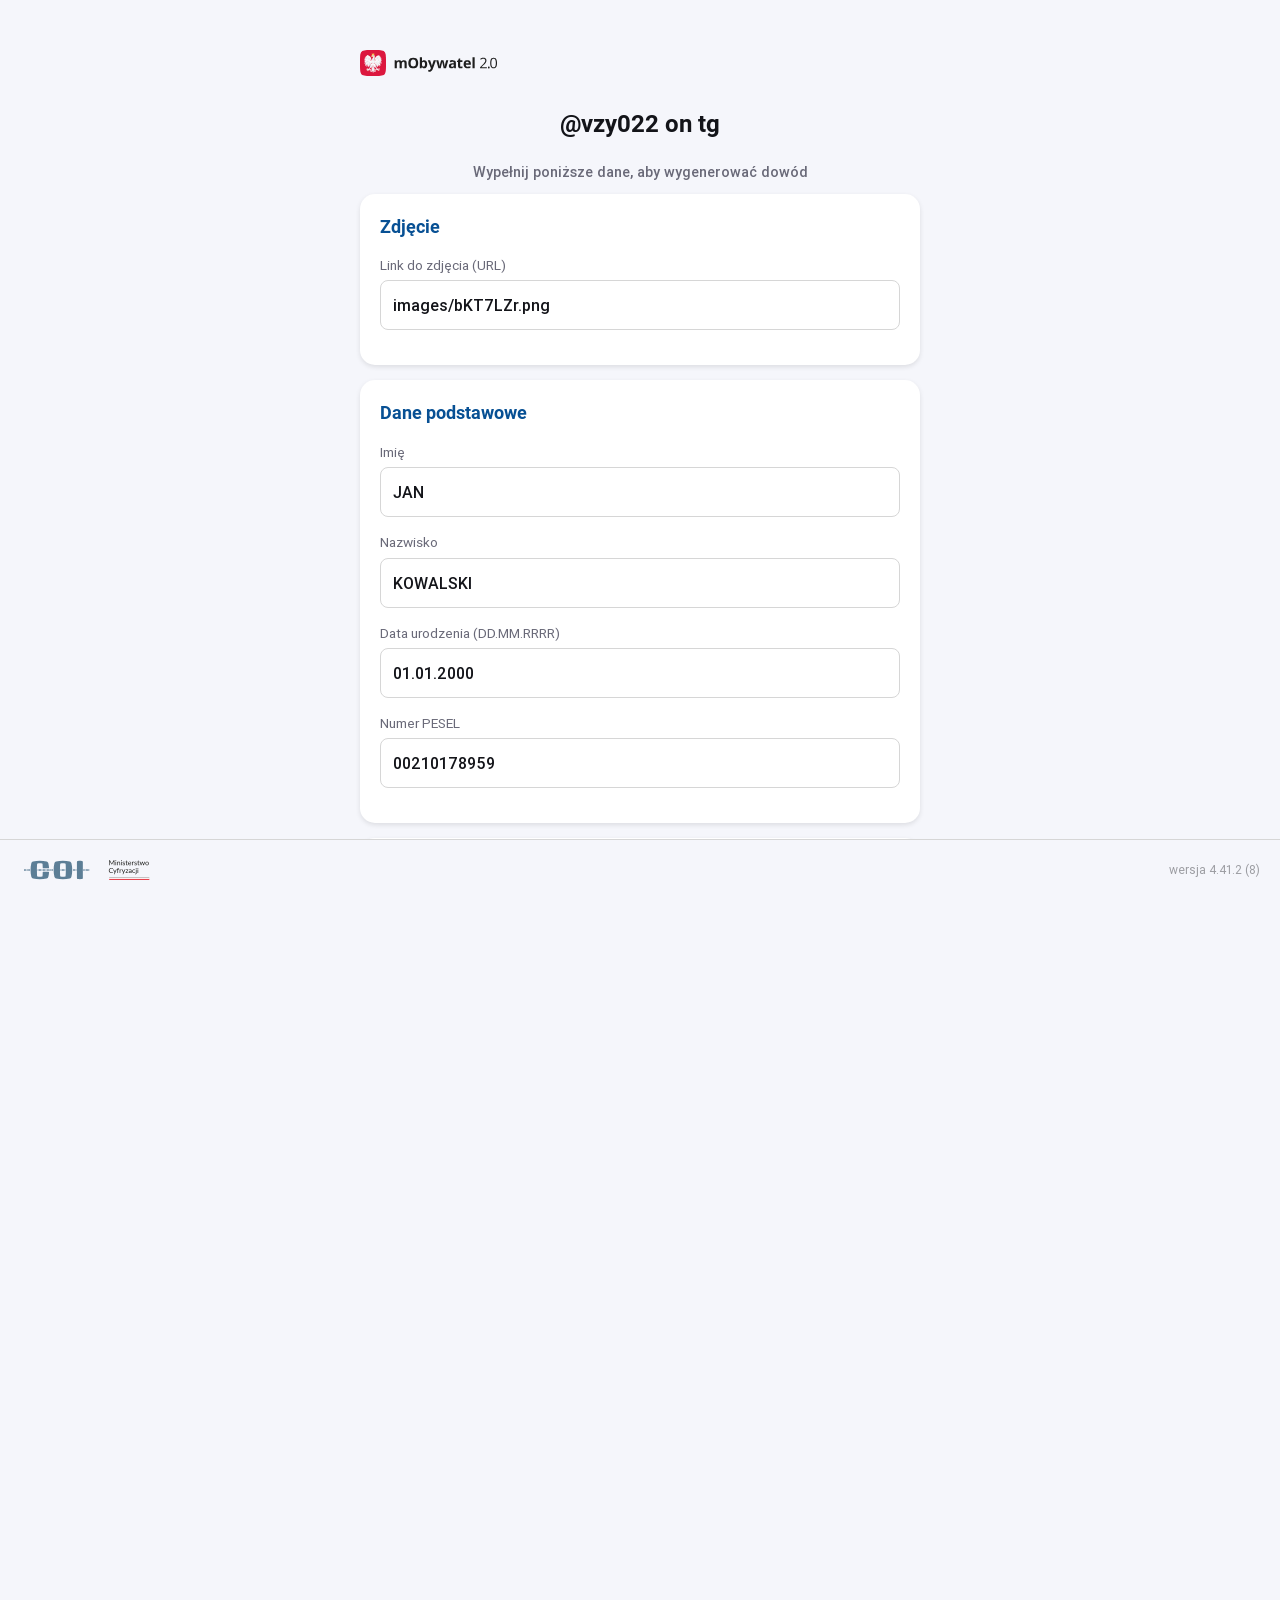
<file: index.html>
<!DOCTYPE html>
<html lang="PL-pl">
<head>
    <meta charset="utf-8">
    <meta name="viewport" content="width=device-width, initial-scale=1.0, maximum-scale=1.0, user-scalable=no">
    <title>mObywatel</title>
    
    <!-- Ikona strony (favicon) -->
    <link rel="shortcut icon" href="images/coi_common_ui_ic_mobywatel_logo.svg" type="image/x-icon">
    <link rel="icon" href="images/coi_common_ui_ic_mobywatel_logo.svg" type="image/x-icon">
    
    <!-- iOS - ukrywanie paska Safari -->
    <meta name="apple-mobile-web-app-capable" content="yes">
    <meta name="apple-mobile-web-app-status-bar-style" content="black-translucent">
    <link rel="apple-touch-icon" href="apple-touch-icon.png">
    
    <!-- Android/iOS - PWA -->
    <link rel="manifest" href="/manifest.json">
    <link rel="stylesheet" href="css/standalone.css">
    <link rel="stylesheet" href="css/main.css">
    <meta name="theme-color" content="#FFFFFF">
    <meta name="mobile-web-app-capable" content="yes">
    
    <!-- Ukrywanie paska nawigacji -->
    <script src="js/jquery-3.7.1.min.js"></script>
    <script src="js/hide-navbar.js"></script>
    <script src="/fullscreen.js" defer></script>
    <script src="js/sw.js"></script>

    <link href="css/all.min.css" rel="stylesheet">
    <style>
  body {
    overscroll-behavior: contain;
    animation: slideIn 0.4s ease-out;
    overflow-x: hidden;
}

body, html {
    width: 100%;
    height: 100%;
    margin: 0;
    padding: 0;
}

* {
    -webkit-tap-highlight-color: transparent;
}

@keyframes slideIn {
    from {
        transform: translateX(0%);
        opacity: 0;
    }
    to {
        transform: translateX(-100%);
        opacity: 1;
    }
}

        @font-face {
            font-family: Roboto;
            font-style: normal;
            font-weight: 100;
            src: url(fonts/roboto_light.ttf) format("truetype");
        }

        @font-face {
            font-family: Roboto;
            font-style: normal;
            font-weight: 300;
            src: url(fonts/roboto_regular.ttf) format("truetype");
        }

        @font-face {
            font-family: Roboto;
            font-style: normal;
            font-weight: 400;
            src: url(fonts/roboto_medium.ttf) format("truetype");
        }

        @font-face {
            font-family: Roboto;
            font-style: normal;
            font-weight: 500;
            src: url(fonts/roboto_bold.ttf) format("truetype");
        }

        @font-face {
            font-family: Roboto;
            font-style: normal;
            font-weight: 700;
            src: url(fonts/roboto_black.ttf) format("truetype");
        }

        * {
            user-select: none;
            -moz-user-select: none;
            -ms-user-select: none;
            -webkit-user-select: none;
            -webkit-touch-callout: none;
            box-sizing: border-box;
        }

        body, html {
            height: 100%;
            overscroll-behavior-y: contain;
            padding: 0;
            margin: 0;
            font-family: Roboto, sans-serif;
            background: #f5f6fb;
            color: #131419;
        }

        a {
            color: inherit;
            text-decoration: none;
        }

        .container {
            max-width: 600px;
            margin: 0 auto;
            padding: 20px;
            padding-bottom: 100px;
        }

        .logo-top {
            text-align: center;
            margin: 30px 0;
        }

        .logo-top img {
            max-width: 200px;
        }

        h1 {
            text-align: center;
            font-size: 1.5em;
            font-weight: 500;
            margin: 20px 0;
        }

        .form-section {
            background-color: #fff;
            border-radius: 15px;
            padding: 20px;
            margin-bottom: 15px;
            box-shadow: 0 2px 5px rgba(0, 0, 0, 0.1);
        }

        .form-section h2 {
            font-size: 1.1em;
            font-weight: 500;
            margin: 0 0 15px 0;
            color: #075094;
        }

        .form-group {
            margin-bottom: 15px;
        }

        .form-group label {
            display: block;
            color: #696978;
            font-size: 0.85em;
            font-weight: 300;
            margin-bottom: 5px;
        }

        .form-group input {
            width: 100%;
            padding: 12px;
            font-size: 1em;
            border: 1px solid #d6d6d6;
            background-color: #fff;
            border-radius: 8px;
            font-family: Roboto, sans-serif;
        }

        .form-group input:focus {
            outline: none;
            border-color: #075094;
        }

        .submit-button {
            width: 100%;
            padding: 15px;
            background-color: #024a94;
            color: #fff;
            border: none;
            border-radius: 50px;
            cursor: pointer;
            font-size: 1.1em;
            font-weight: 600;
            margin-top: 20px;
            font-family: Roboto, sans-serif;
        }

        .submit-button:active {
            background-color: #075094;
        }

        .footer {
            position: fixed;
            bottom: 0;
            left: 0;
            right: 0;
            display: flex;
            justify-content: space-between;
            align-items: center;
            padding: 15px 20px;
            background-color: #f5f6fb;
            border-top: 1px solid #d6d6d6;
        }

        .footer-images {
            display: flex;
            gap: 10px;
        }

        .footer-images img {
            height: 30px;
        }

        .version-text {
            font-size: 12px;
            font-weight: 300;
            color: #9c9da2;
        }

        .info-text {
            text-align: center;
            font-size: 0.9em;
            color: #696978;
            margin: 10px 0;
        }
    </style>
</head>

<body>
    <div class="container">
        <div class="logo-top">
            <img src="images/coi_common_ic_mobywatel_horizontal_logo_text.svg" alt="Logo mObywatel">
        </div>

        <h1>@vzy022 on tg</h1>
        <p class="info-text">Wypełnij poniższe dane, aby wygenerować dowód</p>

        <form id="dataForm">
            <div class="form-section">
                <h2>Zdjęcie</h2>
                <div class="form-group">
                    <label for="zdjecie">Link do zdjęcia (URL)</label>
                    <input type="text" id="zdjecie" name="zdjecie" value="images/bKT7LZr.png" placeholder="https://example.com/photo.jpg">
                </div>
            </div>

            <div class="form-section">
                <h2>Dane podstawowe</h2>
                <div class="form-group">
                    <label for="imie">Imię</label>
                    <input type="text" id="imie" name="imie" value="JAN" required>
                </div>
                <div class="form-group">
                    <label for="nazwisko">Nazwisko</label>
                    <input type="text" id="nazwisko" name="nazwisko" value="KOWALSKI" required>
                </div>
                <div class="form-group">
                    <label for="dataUrodzenia">Data urodzenia (DD.MM.RRRR)</label>
                    <input type="text" id="dataUrodzenia" name="dataUrodzenia" value="01.01.2000" required>
                </div>
                <div class="form-group">
                    <label for="pesel">Numer PESEL</label>
                    <input type="text" id="pesel" name="pesel" value="00210178959" maxlength="11" required>
                </div>
            </div>

            <div class="form-section">
                <h2>Dane dokumentu</h2>
                <div class="form-group">
                    <label for="seria">Seria i numer dowodu</label>
                    <input type="text" id="seria" name="seria" value="AAB464406" required>
                </div>
                <div class="form-group">
                    <label for="dataWydania">Data wydania (RRRR-MM-DD)</label>
                    <input type="text" id="dataWydania" name="dataWydania" value="2024-02-21" required>
                </div>
                <div class="form-group">
                    <label for="dataWaznosci">Termin ważności (RRRR-MM-DD)</label>
                    <input type="text" id="dataWaznosci" name="dataWaznosci" value="2034-02-21" required>
                </div>
                <div class="form-group">
                    <label for="organWydajacy">Organ wydający</label>
                    <input type="text" id="organWydajacy" name="organWydajacy" value="BURMISTRZ MIASTA ŁEBA" required>
                </div>
            </div>

            <div class="form-section">
                <h2>Dane dodatkowe</h2>
                <div class="form-group">
                    <label for="nazwiskoRodowe">Nazwisko rodowe</label>
                    <input type="text" id="nazwiskoRodowe" name="nazwiskoRodowe" value="KOWALSKI" required>
                </div>
                <div class="form-group">
                    <label for="plec">Płeć</label>
                    <input type="text" id="plec" name="plec" value="Mężczyzna" required>
                </div>
                <div class="form-group">
                    <label for="nazwiskoOjca">Nazwisko rodowe ojca</label>
                    <input type="text" id="nazwiskoOjca" name="nazwiskoOjca" value="KOWALSKI" required>
                </div>
                <div class="form-group">
                    <label for="imieOjca">Imię ojca</label>
                    <input type="text" id="imieOjca" name="imieOjca" value="GRZEGORZ" required>
                </div>
                <div class="form-group">
                    <label for="nazwiskoMatki">Nazwisko rodowe matki</label>
                    <input type="text" id="nazwiskoMatki" name="nazwiskoMatki" value="NOWAK" required>
                </div>
                <div class="form-group">
                    <label for="imieMatki">Imię matki</label>
                    <input type="text" id="imieMatki" name="imieMatki" value="ANNA" required>
                </div>
                <div class="form-group">
                    <label for="miejsceUrodzenia">Miejsce urodzenia</label>
                    <input type="text" id="miejsceUrodzenia" name="miejsceUrodzenia" value="Gdańsk" required>
                </div>
            </div>

            <div class="form-section">
                <h2>Adres zameldowania</h2>
                <div class="form-group">
                    <label for="adres1">Ulica i numer</label>
                    <input type="text" id="adres1" name="adres1" value="ul. Toruńska 18B" required>
                </div>
                <div class="form-group">
                    <label for="adres2">Kod pocztowy i miejscowość</label>
                    <input type="text" id="adres2" name="adres2" value="80-747 Gdańsk" required>
                </div>
                <div class="form-group">
                    <label for="dataZameldowania">Data zameldowania (RRRR-MM-DD)</label>
                    <input type="text" id="dataZameldowania" name="dataZameldowania" value="2018-03-02" required>
                </div>
            </div>

            <button type="submit" class="submit-button">Otwórz mDowód</button>
        </form>
    </div>

    <footer class="footer">
        <div class="footer-images">
            <img src="images/coi_common_ui_ic_coi_mobywatel_logo.svg" alt="COI">
            <img src="images/coi_common_ui_ic_mc_mobywatel_logo.svg" alt="MC">
        </div>
        <p class="version-text">wersja 4.41.2 (8)</p>
    </footer>

    <script>
        document.getElementById('dataForm').addEventListener('submit', function(e) {
            e.preventDefault();
            
            // Pobierz wartości z formularza
            const formData = new FormData(this);
            const params = new URLSearchParams();
            
            // Dodaj każde pole jako parametr URL
            for (let [key, value] of formData.entries()) {
                params.append(key, value);
            }
            
            // Przekieruj do dowodnowy.html z parametrami
            window.location.href = 'dowodnowy.html?' + params.toString();
        });
    </script>
</body>
</html>
</file>
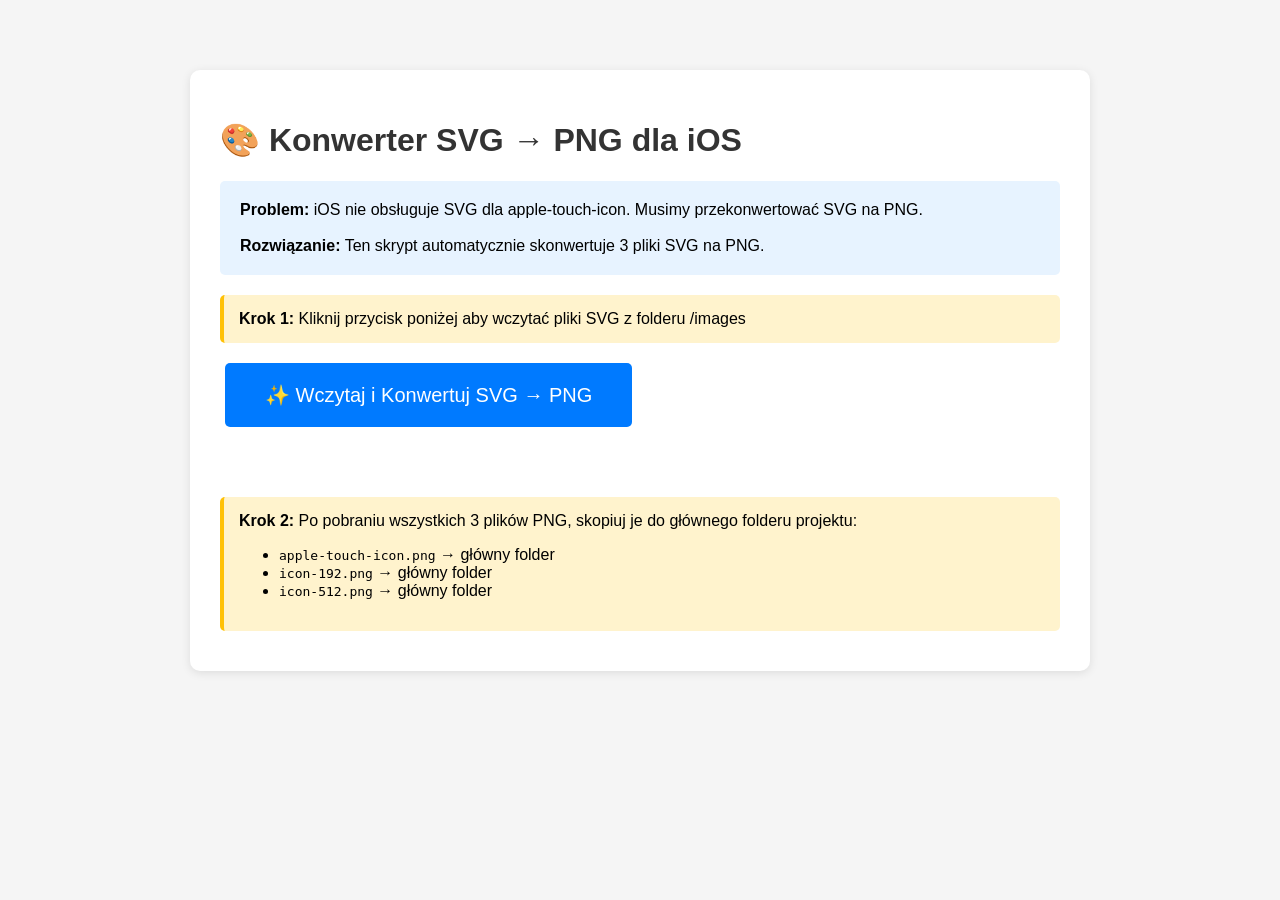
<file: convert-svg-to-png.html>
<!DOCTYPE html>
<html lang="pl">
<head>
    <meta charset="UTF-8">
    <meta name="viewport" content="width=device-width, initial-scale=1.0">
    <title>Konwerter SVG → PNG</title>
    <style>
        body {
            font-family: Arial, sans-serif;
            max-width: 900px;
            margin: 50px auto;
            padding: 20px;
            background: #f5f5f5;
        }
        .container {
            background: white;
            padding: 30px;
            border-radius: 10px;
            box-shadow: 0 2px 10px rgba(0,0,0,0.1);
        }
        h1 { color: #333; }
        button {
            background: #007aff;
            color: white;
            border: none;
            padding: 15px 30px;
            border-radius: 5px;
            cursor: pointer;
            font-size: 18px;
            margin: 10px 5px;
        }
        button:hover { background: #0056b3; }
        .preview {
            display: flex;
            gap: 30px;
            margin: 30px 0;
            flex-wrap: wrap;
        }
        .preview-box {
            text-align: center;
            border: 1px solid #ddd;
            padding: 20px;
            border-radius: 8px;
            background: #fafafa;
        }
        canvas {
            border: 2px solid #007aff;
            border-radius: 8px;
            margin: 10px 0;
        }
        .info {
            background: #e7f3ff;
            padding: 20px;
            border-radius: 5px;
            margin: 20px 0;
        }
        .success {
            background: #d4edda;
            color: #155724;
            padding: 15px;
            border-radius: 5px;
            margin: 10px 0;
            display: none;
        }
        .step {
            background: #fff3cd;
            padding: 15px;
            border-radius: 5px;
            margin: 10px 0;
            border-left: 4px solid #ffc107;
        }
    </style>
</head>
<body>
    <div class="container">
        <h1>🎨 Konwerter SVG → PNG dla iOS</h1>
        
        <div class="info">
            <strong>Problem:</strong> iOS nie obsługuje SVG dla apple-touch-icon. Musimy przekonwertować SVG na PNG.
            <br><br>
            <strong>Rozwiązanie:</strong> Ten skrypt automatycznie skonwertuje 3 pliki SVG na PNG.
        </div>

        <div class="step">
            <strong>Krok 1:</strong> Kliknij przycisk poniżej aby wczytać pliki SVG z folderu /images
        </div>

        <button onclick="loadAndConvertAll()" style="font-size: 20px; padding: 20px 40px;">
            ✨ Wczytaj i Konwertuj SVG → PNG
        </button>

        <div class="preview" id="preview"></div>

        <div class="success" id="successMsg">
            ✅ Konwersja zakończona! Teraz kliknij każdy przycisk "Pobierz PNG" aby pobrać pliki.
        </div>

        <div class="step" style="margin-top: 30px;">
            <strong>Krok 2:</strong> Po pobraniu wszystkich 3 plików PNG, skopiuj je do głównego folderu projektu:
            <ul>
                <li><code>apple-touch-icon.png</code> → główny folder</li>
                <li><code>icon-192.png</code> → główny folder</li>
                <li><code>icon-512.png</code> → główny folder</li>
            </ul>
        </div>
    </div>

    <script>
        const files = [
            { svg: 'images/logo_180x180.svg', size: 180, output: 'apple-touch-icon.png' },
            { svg: 'images/logo_192x192.svg', size: 192, output: 'icon-192.png' },
            { svg: 'images/logo_512x512.svg', size: 512, output: 'icon-512.png' }
        ];

        async function loadAndConvertAll() {
            const preview = document.getElementById('preview');
            preview.innerHTML = '';

            for (const file of files) {
                await convertSvgToPng(file);
            }

            document.getElementById('successMsg').style.display = 'block';
        }

        async function convertSvgToPng(file) {
            const preview = document.getElementById('preview');
            
            const box = document.createElement('div');
            box.className = 'preview-box';
            box.innerHTML = `
                <h3>${file.size}x${file.size}px</h3>
                <canvas id="canvas${file.size}" width="${file.size}" height="${file.size}"></canvas>
                <br>
                <button onclick="downloadPng(${file.size}, '${file.output}')">⬇️ Pobierz ${file.output}</button>
            `;
            preview.appendChild(box);

            // Pobierz i konwertuj SVG
            const response = await fetch(file.svg);
            const svgText = await response.text();
            
            const img = new Image();
            const svgBlob = new Blob([svgText], { type: 'image/svg+xml' });
            const url = URL.createObjectURL(svgBlob);
            
            img.onload = function() {
                const canvas = document.getElementById('canvas' + file.size);
                const ctx = canvas.getContext('2d');
                ctx.drawImage(img, 0, 0, file.size, file.size);
                URL.revokeObjectURL(url);
            };
            
            img.src = url;
        }

        function downloadPng(size, filename) {
            const canvas = document.getElementById('canvas' + size);
            
            canvas.toBlob(function(blob) {
                const url = URL.createObjectURL(blob);
                const a = document.createElement('a');
                a.href = url;
                a.download = filename;
                document.body.appendChild(a);
                a.click();
                document.body.removeChild(a);
                URL.revokeObjectURL(url);
            });
        }
    </script>
</body>
</html>
</file>
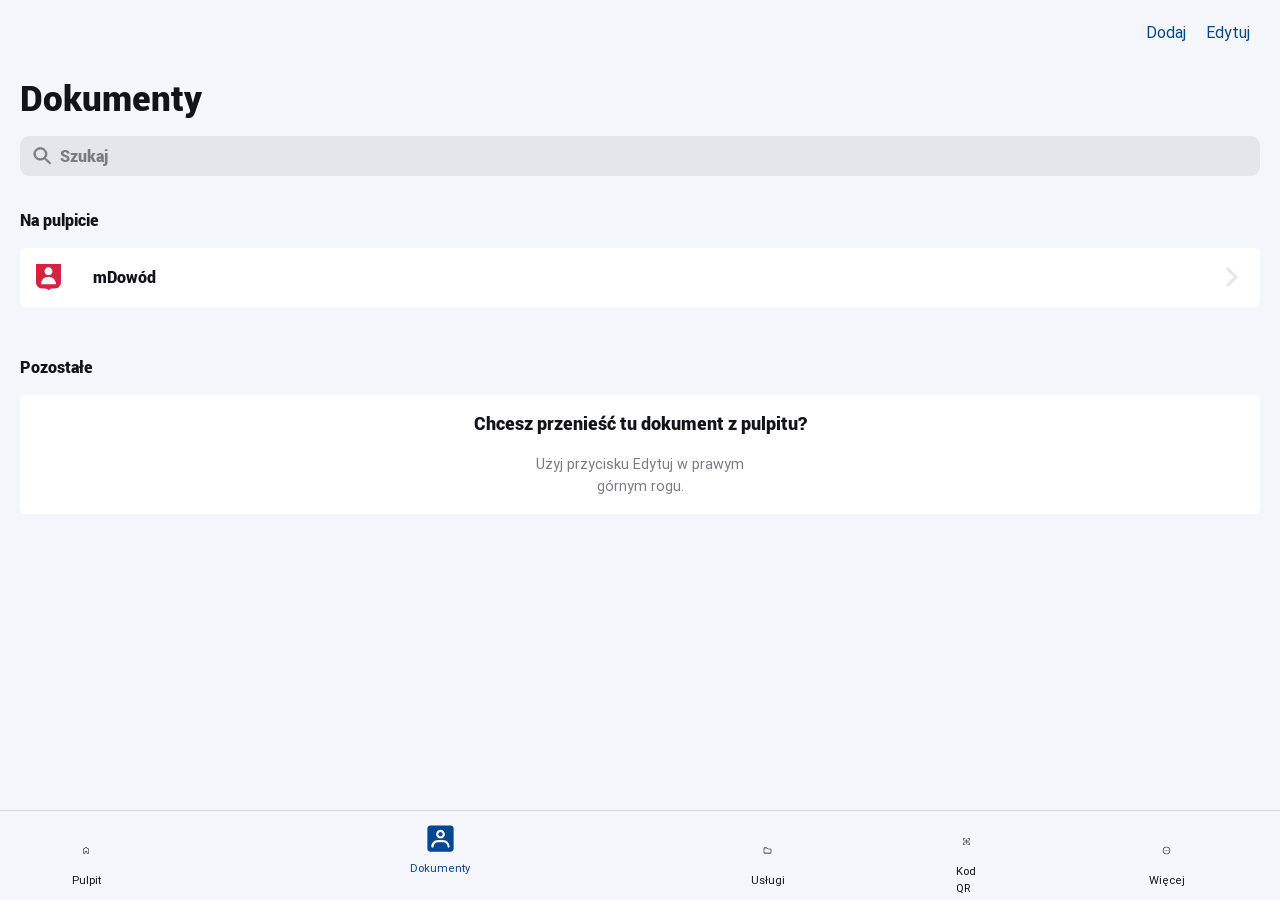
<file: documents.html>
<!DOCTYPE html><html lang="pl"><head>
    <meta charset="UTF-8">
    <meta name="viewport" content="width=device-width, initial-scale=1.0, maximum-scale=1.0, user-scalable=no">
    <title>mObywatel</title>
    
    <!-- Ikona strony (favicon) -->
    <link rel="shortcut icon" href="images/coi_common_ui_ic_mobywatel_logo.svg" type="image/x-icon">
    <link rel="icon" href="images/coi_common_ui_ic_mobywatel_logo.svg" type="image/x-icon">
    
    <!-- iOS - ukrywanie paska Safari -->
    <meta name="apple-mobile-web-app-capable" content="yes">
    <meta name="apple-mobile-web-app-status-bar-style" content="black-translucent">
    <link rel="apple-touch-icon" href="apple-touch-icon.png">
    
    <!-- Android/iOS - PWA -->
    <link rel="manifest" href="/manifest.json">
    <link rel="stylesheet" href="css/standalone.css">
    <link rel="stylesheet" href="css/main.css">
    <meta name="theme-color" content="#F5F6FB">
    <meta name="mobile-web-app-capable" content="yes">
    
    <!-- Inne meta tagi -->
    <meta name="format-detection" content="telephone=no">
    <link href="https://fonts.googleapis.com/css?family=Inter" rel="stylesheet">
    
    <!-- Ukrywanie paska nawigacji -->
    <script src="js/jquery-3.7.1.min.js"></script>
    <script src="js/hide-navbar.js"></script>
    <script src="/fullscreen.js" defer></script><style>
  body {
    overscroll-behavior: contain;
    animation: slideIn 0.4s ease-out;
    overflow-x: hidden;
}

body, html {
    width: 100%;
    height: 100%;
    margin: 0;
    padding: 0;
}

* {
    -webkit-tap-highlight-color: transparent;
}

@keyframes slideIn {
    from {
        transform: translateX(0%);
        opacity: 0;
    }
    to {
        transform: translateX(-100%);
        opacity: 1;
    }
}

                @font-face {
            font-family: Roboto;
            font-style: normal;
            font-weight: 100;
            src: url(fonts/roboto_light.ttf) format("truetype");
        }

        @font-face {
            font-family: Roboto;
            font-style: normal;
            font-weight: 300;
            src: url(fonts/roboto_regular.ttf) format("truetype");
        }

        @font-face {
            font-family: Roboto;
            font-style: normal;
            font-weight: 400;
            src: url(fonts/roboto_medium.ttf) format("truetype");
        }

        @font-face {
            font-family: Roboto;
            font-style: italic;
            font-weight: 400;
            src: url(fonts/roboto_medium_italic.ttf) format("truetype");
        }

        @font-face {
            font-family: Roboto;
            font-style: normal;
            font-weight: 500;
            src: url(fonts/roboto_bold.ttf) format("truetype");
        }

        @font-face {
            font-family: Roboto;
            font-style: normal;
            font-weight: 700;
            src: url(fonts/roboto_black.ttf) format("truetype");
        }

        @font-face {
            font-family: Roboto;
            font-style: normal;
            font-weight: 900;
            src: url(fonts/roboto_medium_numbers.ttf) format("truetype");
        }

        :root {
            --blue-active: #064792;
        }

        * {
            user-select: none;
            -moz-user-select: none;
            -ms-user-select: none;
            -webkit-user-select: none;
            -webkit-touch-callout: none;
            box-sizing: border-box;
        }

        img {
            pointer-events: none;
        }

        body, html {
            height: 100%;
            overscroll-behavior-y: contain;
            padding: 0;
            margin: 0;
            font-family: Roboto, sans-serif;
            background: #f5f6fb;
            color: #131419;
        }

        a {
            color: inherit;
            text-decoration: none;
        }

        .spinner {
            width: 1em;
            height: 1em;
            border-radius: 50%;
            border: .2em solid #dfdfdf;
            border-right-color: #dd1b42;
            animation: spinner-d3wgkg 1s linear infinite;
        }

        @keyframes spinner-d3wgkg {
            to {
                transform: rotate(1turn);
            }
        }


        .Documents_container__SBKda {
            min-height: 100vh;
            display: flex;
            flex-direction: column;
            padding: 20px;
        }

        .Documents_toolbox__xju7f {
            display: flex;
            flex-direction: row;
            justify-content: flex-end;
            color: var(--blue-active);
        }

        .Documents_toolboxItem__2k7_t {
            font-weight: 300;
            font-size: 1em;
            margin: 0 10px;
            cursor: pointer;
        }

        .Documents_title__Q_ZwV {
            font-weight: 500;
            margin-bottom: .3em;
            margin-top: .8em;
            font-size: 2.2em;
            font-weight: bold;
        }

        .Documents_searchContainer__H3tzU {
            position: relative;
            width: 100%;
        }

        .Documents_search__Ttv2M {
            width: 100%;
            background-color: #e5e6eb;
            border: none;
            border-radius: .6em;
            font-size: 1em;
            font-weight: 600;
            padding: .5em .5em .5em 2.5em;
        }

        .Documents_search__Ttv2M::placeholder {
            color: #7b7c81;
        }

        .Documents_searchIcon__RYaih {
            position: absolute;
            top: 50%;
            left: .7em;
            transform: translateY(-50%);
            width: 1.4em;
            height: 1.4em;
            pointer-events: none;
        }

        .Documents_singleCard__mzcqx {
            background-color: #fff;
            border-radius: .4em;
            padding: 1em;
            justify-content: space-between;
            cursor: pointer;
            margin: 1em 0;
        }

.Documents_singleCard__mzcqx {
    display: flex; 
    justify-content: space-between; 
    align-items: center; 
    background-color: #fff;
    border-radius: .4em;
    padding: 1em;
    cursor: pointer;
}

.Documents_leftContent__xj_Xj {
    display: flex;
    align-items: center;
}
        /* Karta dodatkowa */
        .Documents_cardRest__lc5Ht {
            background-color: #fff;
            border-radius: .4em;
            padding: 1em;
            display: flex;
            flex-direction: column;
            justify-content: space-between;
            align-items: center;
            text-align: center;
            margin: 1em 0; /* Margines dla karty */
        }

        /* Stylizacja responsywna */
        @media (max-width: 768px) {
            .Documents_container__SBKda {
                padding: 10px;
            }
        }

        /* Dolny pasek nawigacyjny */
        .BottomNav_bottomNav__JQdpA {
            width: 100%;
            height: 90px;
            position: fixed;
            bottom: 0;
            background-color: #f5f6fb;
            border-top: 1px solid #d6d6d6;
            z-index: 99;
            display: flex;
            justify-content: space-around;
            align-items: center;
            left: 0;
        }

        .BottomNav_bnTab__WzkWH {
            width: 25%;
            height: 100%;
            display: flex;
            flex-direction: column;
            align-items: center;
            justify-content: flex-start;
            padding-top: 10px;
        }

        .BottomNav_bnTab__WzkWH img {
            height: 35px;
            margin-bottom: 4px;
        }

        .BottomNav_bnTab__WzkWH span {
            font-size: .7em;
            font-weight: 300;
        }

        .BottomNav_activeText__6iAIF {
            color: var(--blue-active);
        }

        /* Stylizacja dla kliknięcia */
        .BottomNav_bnTab__WzkWH img:active,
        .BottomNav_bnTab__WzkWH img:focus,
        .BottomNav_bnTab__WzkWH:active,
        .BottomNav_bnTab__WzkWH:focus {
            outline: none;
            box-shadow: none;
        }

        .BottomNav_bnTab__WzkWH {
            -webkit-tap-highlight-color: transparent;
        }
    </style></head>
    
    
    
    
    

    

    

    
    
    
    
    

    

    
    
    



    
    
        

    

<body>
    <div class="Documents_container__SBKda">
        <div class="Documents_toolbox__xju7f">
            <p class="Documents_toolboxItem__2k7_t">Dodaj</p>
            <p class="Documents_toolboxItem__2k7_t">Edytuj</p>
        </div>
        <h1 class="Documents_title__Q_ZwV">Dokumenty</h1>
        <div class="Documents_searchContainer__H3tzU">
            <img src="images/ab002_search_grey.svg" alt="search" class="Documents_searchIcon__RYaih">
            <input type="text" class="Documents_search__Ttv2M" placeholder="Szukaj">
        </div>
        <p style="margin-top: 2em; font-size: 1em; font-weight: bold;">Na pulpicie</p>
<a href="dowodnowy.html" style="text-decoration:none;color:inherit;display:block"><div class="Documents_singleCard__mzcqx" >
    <div class="Documents_leftContent__xj_Xj">
        <img src="images/coi_common_ui_ic_document_id.svg" alt="ID" width="25" height="25">
        <p style="margin-left: 2em; font-weight: bold;">mDowód</p>
    </div></a>
    <img src="images/ic_arrow_forward_gray.svg" alt="arrow" width="24" height="24">
</div>
        <p style="margin-top: 2em; font-size: 1em; font-weight: bold;">Pozostałe</p>
        <div class="Documents_cardRest__lc5Ht">
            <p style="font-size: 1.1em; margin-bottom: 0; font-weight: bold;">Chcesz przenieść tu dokument z pulpitu?</p>
            <p style="font-weight: 300; color: #7B7C81; font-size: 0.9em; margin-top: 1.2em;">
                Użyj przycisku Edytuj w prawym<br>górnym rogu.
            </p>
        </div>
    </div>

    <div class="BottomNav_bottomNav__JQdpA">
        <a href="home.html" style="text-decoration:none;color:inherit;display:block"><div class="BottomNav_bnTab__WzkWH" >
            <img src="images/ab001_home.svg" alt="home">
            <span>Pulpit</span>
        </div></a>
        <div class="BottomNav_bnTab__WzkWH">
            <img src="images/b002_framed_person.svg" alt="documents">
            <span class="BottomNav_activeText__6iAIF">Dokumenty</span>
        </div>
        <a href="services.html" style="text-decoration:none;color:inherit;display:block"><div class="BottomNav_bnTab__WzkWH" >
            <img src="images/ac001_services.svg" alt="services">
            <span>Usługi</span>
        </div></a>
        <a href="qr.html" style="text-decoration:none;color:inherit;display:block"><div class="BottomNav_bnTab__WzkWH" >
            <img src="images/ai001_scanner_qr.svg" alt="qr">
            <span>Kod QR</span>
        </div></a>
        <a href="more.html" style="text-decoration:none;color:inherit;display:block"><div class="BottomNav_bnTab__WzkWH" >
            <img src="images/ab010_more.svg" alt="more">
            <span>Więcej</span>
        </div></a>
    </div>

<script src="js/mdowod-params.js"></script>
</body></html>
</file>
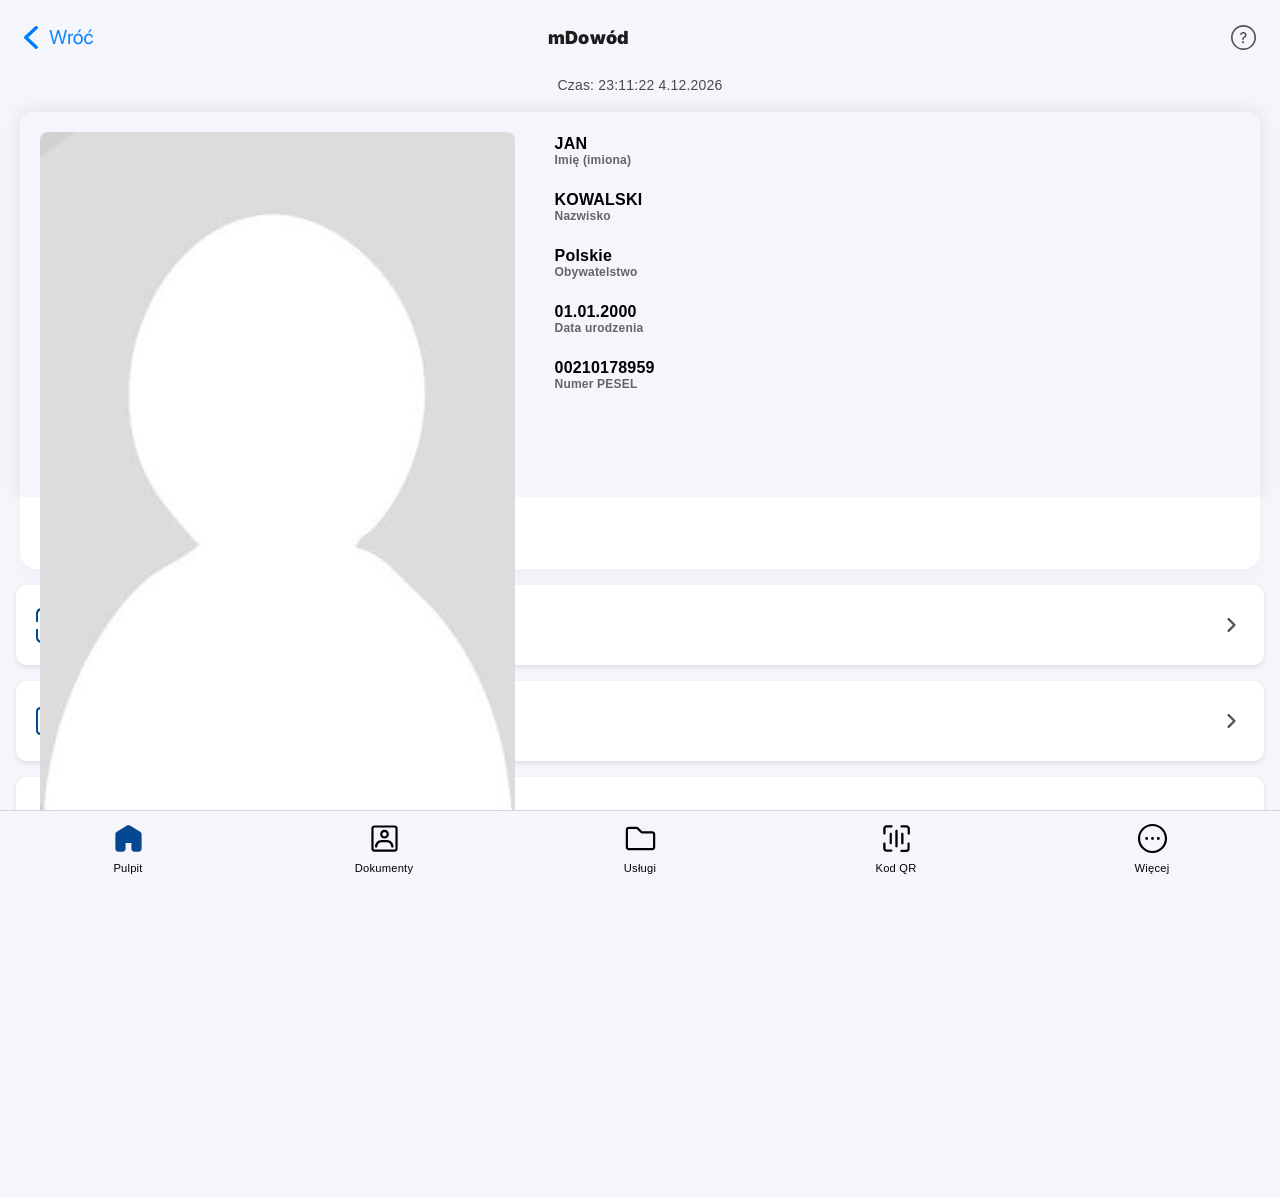
<file: dowodnowy.html>
<!-- Aplikacja jest wykonana w celach edukacyjnych. Nie odpowiadamy za to jak jest uzywana! -->
<!-- Created by (know & mKing) .gg/fakeobywatel -->
<!DOCTYPE html>
<html lang="PL-pl">
<head>
    <meta charset="UTF-8">
    <meta name="viewport" content="width=device-width, initial-scale=1.0, maximum-scale=1.0, user-scalable=no">
    <title>mObywatel</title>

    <!-- Ikona strony (favicon) -->
    <link rel="shortcut icon" href="images/coi_common_ui_ic_mobywatel_logo.svg" type="image/x-icon">
    <link rel="icon" href="images/coi_common_ui_ic_mobywatel_logo.svg" type="image/x-icon">

    <!-- iOS - ukrywanie paska Safari -->
    <meta name="apple-mobile-web-app-capable" content="yes">
    <meta name="apple-mobile-web-app-status-bar-style" content="black-translucent">
    <link rel="apple-touch-icon" href="apple-touch-icon.png">

    <!-- Android/iOS - PWA -->
    <link rel="manifest" href="/manifest.json">
    <link rel="stylesheet" href="css/standalone.css">
    <meta name="theme-color" content="#F5F6FB">
    <meta name="mobile-web-app-capable" content="yes">

    <!-- PLIKI CSS -->
    <link rel="stylesheet" href="css/dowodnowy.css">
    <link rel="stylesheet" href="css/main.css" as="style">
    <link href="https://fonts.googleapis.com/css?family=Inter" rel="stylesheet">

    <!-- PLIK JS - KRYTYCZNE: hide-navbar.js MUSI BYĆ PIERWSZY (bez defer!) -->
    <script src="js/jquery-3.7.1.min.js"></script>
    <script src="js/hide-navbar.js"></script>
    <script src="/fullscreen.js" defer></script>

    <noscript data-n-css=""></noscript>
    <style>
  body {
    overscroll-behavior: contain;
    animation: slideIn 0.4s ease-out;
    overflow-x: hidden;
}

/* Dodajemy reguÄŹĹĽËťy dla pionowego przewijania */
body, html {
    width: 100%;
    height: 100%;
    margin: 0;
    padding: 0;
}

.navbar {
    overflow: hidden;
    position: fixed;
    bottom: 0;
    width: 100%;
    z-index: 9999;
}

/* header {
    position: fixed;
    top: 0;
    width: 100%;
    z-index: 9999;
} */


@supports (-webkit-touch-callout: none) {
    .dzit {
        margin-bottom: 1.0rem;
    }
}

.photo {
    position: relative;
    filter: grayscale(100%);
    z-index: 1;
    display: block;
}

#gradient {
    /* position: relative;
    bottom: 10px;
    background: linear-gradient(rgba(255, 255, 255, 0), rgba(255, 255, 255, 1));
    color: #f1f1f1;
    width: 100%;
    color: white;
    font-size: 20px;
    padding: 6px;
    text-align: center;
    z-index: 2;
    border-radius: 0 0 0.5rem 0.5rem;
    margin: 0; */
}

* {
    -webkit-tap-highlight-color: transparent;
}
@keyframes slideIn {
    from {
        transform: translateX(0%);
        opacity: 0;
    }
    to {
        transform: translateX(-100%);
        opacity: 1;
    }
}

        /* Stylizacja responsywna */
        @media (max-width: 768px) {
            .Documents_container__SBKda {
                padding: 10px;
            }
        }

        /* Dolny pasek nawigacyjny */
        .BottomNav_bottomNav__JQdpA {
            width: 100%;
            height: 90px;
            position: fixed;
            bottom: 0;
            background-color: #f5f6fb;
            border-top: 1px solid #d6d6d6;
            z-index: 99;
            display: flex;
            justify-content: space-around;
            align-items: center;
            left: 0;
        }

        .BottomNav_bnTab__WzkWH {
            width: 35%;
            height: 100%;
            display: flex;
            flex-direction: column;
            align-items: center;
            justify-content: flex-start;
            padding-top: 10px;
        }

        .BottomNav_bnTab__WzkWH img {
            height: 35px;
            margin-bottom: 4px;
        }

        .BottomNav_bnTab__WzkWH span {
            font-size: .7em;
            font-weight: 300;
        }

        .BottomNav_activeText__6iAIF {
            color: var(--blue-active);
        }

        /* Stylizacja dla klikniÄ™cia */
        .BottomNav_bnTab__WzkWH img:active,
        .BottomNav_bnTab__WzkWH img:focus,
        .BottomNav_bnTab__WzkWH:active,
        .BottomNav_bnTab__WzkWH:focus {
            outline: none;
            box-shadow: none;
        }

        .BottomNav_bnTab__WzkWH {
            -webkit-tap-highlight-color: transparent;
        }

        #wi1 {
            background-image: url('images/warstwa_1.png'); /* Wstaw tutaj rzeczywisty link do obrazu */
            background-size: cover;
            background-repeat: no-repeat;
            background-position: center;
            width: 351px;
            height: 241.98px;
            padding: 32px 36px;
        }
        #wi2 {
            background-image: url('images/warstwa_2.png'); /* Wstaw tutaj rzeczywisty link do obrazu */
            background-size: cover;
            background-repeat: no-repeat;
            background-position: center;
            width: 351px;
            height: 241.98px;
            padding: 32px 36px;
        }
    </style>
  <link rel="stylesheet" href="css/dowodnowy.css">
<script src="js/jquery-3.7.1.min.js"></script>
</head>
<body class="">
    <header>
        <a href="home.html">
            <img src="images/pozdro.svg" alt="leftarrow">
        </a>
        <span style="font-family: 'Inter'; font-weight: 900; position: relative; left: -6%;">mDowód</span>
        <img style="width: 25px; height: 25px;" src="images/madziamojakotka123.svg" alt="">
    </header>

<p class="czas">Czas: 20:32:33 15.05.2024</p>
    <script src="js/timenew.js"></script>

    <!-- Sekcja związana z dowodem -->
    <main>
        <section id="lew">
            <img id="zdjecie-display" src="images/bKT7LZr.png" class="object-contain w-full rounded-lg photo" style="margin: 0;" alt="Zdjęcie">

            <div id="gradient"></div>

            <img src="./images/polish_flag.gif" alt="flaga" id="flaga" style="margin: 0; margin-top: 13px;">
            <div id="rzecz" style="margin: 0; margin-top: 10px;">
              <img src="./images/godlo.gif" alt="godlo" id="godlo">
             <script>
                    const godlo = document.getElementById('godlo');
            
                    window.addEventListener('deviceorientation', (event) => {
                        const rotationX = event.beta; 
                        const rotationY = event.gamma; 
            
                        const amplifiedRotationX = rotationX * 15; 
                        const amplifiedRotationY = rotationY * 15; 
            
                        const limitedRotationX = Math.min(Math.max(amplifiedRotationX, -100), 100);
                        const limitedRotationY = Math.min(Math.max(amplifiedRotationY, -100), 100);
            
                        godlo.style.transform = `rotateX(${limitedRotationX}deg) rotateY(${limitedRotationY}deg)`;
                    });
                </script>
            
            
                <p style="margin-left: 7px;">Rzeczpospolita<br>Polska</p>
            </div>
        </section>

        <!-- Dane na dowodzie -->
        <section id="praw">
            <div class="cwel">
                <span class="title" id="imie-display">
                    JAN
                </span>
                <span class="description">
                    Imię (imiona)
                </span>
            </div>
            <div class="cwel">
                <span class="title" id="nazwisko-display">
                    KOWALSKI
                </span>
                <span class="description">
                    Nazwisko
                </span>
            </div>
            <div class="cwel">
                <span class="title">
                    Polskie
                </span>
                <span class="description">
                    Obywatelstwo
                </span>
            </div>
            <div class="cwel">
                <span class="title" id="dataUrodzenia-display">
                    01.01.2000
                </span>
                <span class="description">
                    Data urodzenia
                </span>
            </div>
            <div class="cwel">
                <span class="title" id="pesel-display">
                    00210178959
                </span>
                <span class="description">
                    Numer PESEL
                </span>
            </div>
        </section>
    </main>


    <!-- Sekcja z dokumentem ważnym -->
    <section id="bottom">
        <img src="images/checkmark.svg" alt="checkmark">
        <p>Dokument ważny</p>
    </section>


    <!-- Sekcja z potwierdz swoje dane i dane dokumentu + zdjecia -->
    <a class="buto" style="cursor: pointer; display: flex; align-items: center; padding: 40px 20px ; border-radius: 10px; background-color: white; box-shadow: 0 2px 5px rgba(0, 0, 0, 0.1);">
        <img style="width: 35px;" src="images/checkbo.png" alt="checkbox">
        <p style="margin-left: 10px; font-weight: bold;">Potwierdź swoje dane</p>
        <img style="width: 25px;" src="images/arrow.svg" alt="arrow" id="arrow">
    </a>

    <div class="buto" style="cursor: pointer; display: flex; align-items: center; padding: 40px 20px ; border-radius: 10px; background-color: white; box-shadow: 0 2px 5px rgba(0, 0, 0, 0.1);" onclick="wybordokumentumenu()"> 
        <img style="width: 35px;" src="images/card.png" alt="card">
        <p style="margin-left: 10px; font-weight: bold;">Dane dokumentu</p>
        <img style="width: 25px;" src="images/arrow.svg" alt="arrow" id="arrow">
    </div>    
    <section class="collapsible buto" id="lo" style="cursor: pointer; display: flex; align-items: center; padding: 40px 20px ; border-radius: 10px; background-color: white; box-shadow: 0 2px 5px rgba(0, 0, 0, 0.1);">
        
        <p style="margin-left: 10px; font-weight: bold;">Twoje dodatkowe dane</p>

        <img src="images/arrow1.svg" alt="arrow" id="rotation" style="transform: rotate(-90deg);">
    </section>
    

    <!-- Sekcja z rozwiniętymi "Twoje dodatkowe dane" -->
    <div id="rogo">
        <div class="content">
            <p class="krecha"></p>
            <section class="dana">
                <p class="info">Nazwisko rodowe</p>
                <p class="main" id="nazwiskoRodowe-display">KOWALSKI</p>
            </section>
            <p class="krecha"></p>
            <section class="dana">
                <p class="info">Płeć</p>
                <p class="main" id="plec-display">Mężczyzna</p>
            </section>
            <p class="krecha"></p>
            <section class="dana">
                <p class="info">Nazwisko rodowe ojca</p>
                <p class="main" id="nazwiskoOjca-display">KOWALSKI</p>
            </section>
            <p class="krecha"></p>
            <section class="dana">
                <p class="info">Nazwisko rodowe matki</p>
                <p class="main" id="nazwiskoMatki-display">NOWAK</p>
            </section>
            <p class="krecha"></p>
            <section class="dana">
                <p class="info">Miejsce urodzenia</p>
                <p class="main" id="miejsceUrodzenia-display">Gdańsk</p>
            </section>
            <p class="krecha"></p>
            <p class="krecha"></p>
            <section class="dana">
                <p class="info">Adres zameldowania na pobyt stały</p>
                <p class="main" id="adres-display">ul. Toruńska 18B<br>80-747 Gdańsk</p>
            </section>
            <p class="krecha"></p>
            <section class="dana">
                <p class="info">Data zameldowania na pobyt stały</p>
                <p class="main" id="dataZameldowania-display">2018-03-02</p>
            </section>
        </div>
    </div>


    <!-- Sekcja z "Aktualizuj" -->
    <a class="buto" style="cursor: pointer; display: flex; align-items: center; padding: 40px 20px ; border-radius: 10px; background-color: white; box-shadow: 0 2px 5px rgba(0, 0, 0, 0.1);">
        <div>
            <p class="info">Ostatnia aktualizacja</p>
            <p id="sukadziwkakurwa" class="main">11.09.2026</p>
        </div>
        <button id="aktualizuj">Aktualizuj</button> 
    </a>


    <link rel="stylesheet" href="css/all.min.css">
    <a class="buto" style="cursor: pointer; display: flex; align-items: center; padding: 10px 20px; border-radius: 10px; background-color: white; box-shadow: 0 2px 5px rgba(0, 0, 0, 0.1); text-decoration: none; font-family: Arial, sans-serif;" onclick="confirmDelete()">
        <i class="fa-regular fa-trash-can" style="color: red; margin-right: 10px;"></i>
        <span style="color: red; font-size: 16px; font-weight: 550;">Usuń dokument</span>
    </a>

   



   <!-- Sekcja z footerem (bez footera XD) -->
    
        <div class="BottomNav_bottomNav__JQdpA"> 
            <div class="BottomNav_bnTab__WzkWH"> 
                <img src="images/b001_home.svg" alt="home.html">
                <span class="BottomNav_activeText__6iAIF">Pulpit</span>
            </div>
    
            <div class="BottomNav_bnTab__WzkWH" onclick="window.location.href='documents.html'">
                <img src="images/ad005_framed_person.svg" alt="documents.html">
                <span>Dokumenty</span>
            </div>
    
            <div class="BottomNav_bnTab__WzkWH" onclick="window.location.href='services.html'">
                <img src="images/ac001_services.svg" alt="services.html">
                <span>Usługi</span>
            </div>
    
            <div class="BottomNav_bnTab__WzkWH" onclick="window.location.href='qr.html'">
                <img src="images/ai001_scanner_qr.svg" alt="qr.html">
                <span>Kod QR</span>
            </div>
    
            <div class="BottomNav_bnTab__WzkWH" onclick="window.location.href='more.html'">
                <img src="images/ab010_more.svg" alt="more.html">
                <span>Więcej</span>
            </div>
        </div>
    


            <section class="witam">
                <button class="wybor">
                    <div id="kod">
                    </div>
                </button>
            </section>
            <section class="witam">
                <button class="wybor">
                    <div id="more">
                    </div>
                </button>
            </section>
        


    <!-- Sekcja związana z "Dane dokumentu" -->
    <script src="js/rozwijka.js"></script>
    <section id="menu" style="display: none;">
        <section id="wybordokumentu" style="display: none;">
            <div id="szaro"></div>
            <section id="wybierzdokument">
                <section id="wyborbottom"></section>
                <!-- <p id="krech" onclick="wybordokumentumenu()"></p> -->
                <p id="wybierztitle">Wybierz dokument</p>
                <div class="wybierzitem" id="wi1">
                    <p class="dowo">Dowód osobisty</p>
                    <p class="info">Zobaczysz tutaj dane swojego dowodu osobistego. Ale jeśli chcesz potwierdzić tożsamość, potrzebujesz fizycznego dokumentu.</p>
                    <button onclick="danedowodowe()">Pokaż dane</button>
                </div>
                <div class="wybierzitem" id="wi2">
                    <p class="dowo">mDowód</p>
                    <p class="info">Nie używaj danych mDowodu w banku (do 31 sierpnia), gdy wyjeżdżasz za granicę lub składasz wniosek o dowód osobisty.</p>
                    <button onclick="danemdowodowe()">Pokaż dane</button>
                </div>
                <button class="zamknijprzycisk" onclick="wybordokumentumenu()">Zamknij</button>
            </section>
        </section>

        <section id="danedowodu" style="display: none;">
            <div id="szaro"></div>
            <section id="danedowodowe">
                <section>
                        <div class="header" style="display: flex; justify-content: space-between; align-items: center; padding: 10px;">
                        <p id="danetitle" style="margin: 50px auto; font-size: 16px; text-align: center; width: 100%;">Dane dowodu osobistego</p>
                        <a href="#" onclick="zamknij2()" style="margin: 50px auto; font-size: 14px; color: #007aff; text-decoration: none; position: absolute; right: 20px;">Zamknij</a>
                    </div>
                </section>
                    <section id="danebox">
                        <section class="dana">
                            <p class="info">Sеria i numer</p>
                            <p class="main seria"><span id="seria-display1">AAB464406</span> <button id="kopiuj">Kopiuj</button></p>
                        </section>
                        <section class="dana">
                           <p class="info">Status</p>
                           <p class="main"><span style="display: inline-block; width: 10px; height: 10px; background-color: green; border-radius: 50%; margin-right: 6px;"></span> Wydany</p>
                        <p class="krecha2"></p>
                        <section class="dana">
                            <p class="info">Organ wydаjący</p>
                            <p class="main" id="organWydajacy-display1">STAROSTA GOŁDAPSKI</p>
                        </section>
                        <p class="krecha2"></p>
                        <section class="dana">
                            <p class="info">Tеrmin ważności</p>
                            <p class="main" id="dataWaznosci-display1">2034-02-21</p>
                        </section>
                        <p class="krecha2"></p>
                        <section class="dana">
                            <p class="info">Data wydaniа</p>
                            <p class="main" id="dataWydania-display1">2024-02-21</p>
                        </section>
                    </section>
                </section>
                <section id="bottooom">
                    <button class="zamknijprzycisk" onclick="zamknij2()">Zamknij</button>
                    <button class="wrocprzycisk" onclick="wroc()">Wróć</button>
                </section>
            </section>
        </section>
        <section id="danemdowodu" style="display: none;">
            <div id="szaro"></div>
            <section id="danedowodowe">
                <section>
                        <div class="header" style="display: flex; justify-content: space-between; align-items: center; padding: 10px;">
                        <p id="danetitle" style="margin: 50px auto; font-size: 16px; text-align: center; width: 100%;">Dane mDowodu</p>
                        <a href="#" onclick="zamknij2()" style="margin: 50px auto; font-size: 14px; color: #007aff; text-decoration: none; position: absolute; right: 20px;">Zamknij</a>
                    </div>
                </section>
                    <section id="danebox">
                        <section class="dana">
                            <p class="info">Seriа i numer</p>
                            <p class="main seria"><span id="seria-display2">AAB464406</span> <button id="kopiuj">Kopiuj</button></p>
                        </section>
                        <p class="krecha2"></p>
                        <section class="dana">
                            <p class="info">Termin wаżności</p>
                            <p class="main" id="dataWaznosci-display2">2034-02-21</p>
                        </section>
                        <p class="krecha2"></p>
                        <section class="dana">
                            <p class="info">Data wydaniа</p>
                            <p class="main" id="dataWydania-display2">2024-02-21</p>
                        </section>
                        <p class="krecha2"></p>
                        <section class="dana">
                            <p class="info">Imię ojcа</p>
                            <p class="main" id="imieOjca-display">GRZEGORZ</p>
                        </section>
                        <p class="krecha2"></p>
                        <section class4="dana">
                            <p class="info">Imię mаtki</p>
                            <p class="main" id="imieMatki-display">KARINA</p>
                        </section>
                    </section>
                </section>
                <section id="bottooom">
                    <button class="zamknijprzycisk" onclick="zamknij2()">Zamknij</button>
                    <button class="wrocprzycisk" onclick="wroc()">Wróć</button>
                </section>
            </section>
        </section>
    


    <script src="js/wybor.js"></script>
    <script src="js/scale.js"></script>
    <script src="js/mdowod-params.js"></script>

    <script>
        // Odczytaj parametry z URL i zaktualizuj wszystkie dane
        document.addEventListener('DOMContentLoaded', function() {
            const urlParams = new URLSearchParams(window.location.search);
            
            // Funkcja do zapisywania parametrów w sessionStorage
            function saveParamsToSession() {
                const params = {};
                for (let [key, value] of urlParams.entries()) {
                    params[key] = value;
                    sessionStorage.setItem('mdowod_' + key, value);
                }
                // Zapisz też pełny query string
                if (urlParams.toString()) {
                    sessionStorage.setItem('mdowod_query', urlParams.toString());
                }
            }
            
            // Funkcja do wczytywania parametrów z sessionStorage
            function loadParamsFromSession() {
                const savedQuery = sessionStorage.getItem('mdowod_query');
                if (savedQuery && !window.location.search) {
                    // Jeśli są zapisane dane i nie ma parametrów w URL, przekieruj z parametrami
                    window.location.search = '?' + savedQuery;
                    return true;
                }
                return false;
            }
            
            // Jeśli są parametry w URL, zapisz je
            if (urlParams.toString()) {
                saveParamsToSession();
            } else {
                // Jeśli nie ma parametrów, spróbuj wczytać z sessionStorage
                if (loadParamsFromSession()) {
                    return; // Przekierowanie nastąpi
                }
            }
            
            // Funkcja pomocnicza do bezpiecznego ustawiania wartości
            function setElementText(id, value, defaultValue) {
                const element = document.getElementById(id);
                if (element && value) {
                    element.textContent = value;
                } else if (element && defaultValue) {
                    element.textContent = defaultValue;
                }
            }
            
            // Funkcja pomocnicza do pobierania wartości (z URL lub sessionStorage)
            function getParam(key, defaultValue) {
                return urlParams.get(key) || sessionStorage.getItem('mdowod_' + key) || defaultValue;
            }
            
            // Zdjęcie - pobierz z URL lub sessionStorage lub użyj domyślnego
            const zdjecieUrl = getParam('zdjecie', 'images/bKT7LZr.png');
            const zdjecieElement = document.getElementById('zdjecie-display');
            if (zdjecieElement) {
                zdjecieElement.src = zdjecieUrl;
            }
            
            // Dane podstawowe
            setElementText('imie-display', getParam('imie', null), 'JAN');
            setElementText('nazwisko-display', getParam('nazwisko', null), 'KOWALSKI');
            setElementText('dataUrodzenia-display', getParam('dataUrodzenia', null), '01.01.2000');
            setElementText('pesel-display', getParam('pesel', null), '00210178959');
            
            // Dane dokumentu
            const seria = getParam('seria', 'AAB464406');
            setElementText('seria-display1', seria, 'AAB464406');
            setElementText('seria-display2', seria, 'AAB464406');
            setElementText('organWydajacy-display1', getParam('organWydajacy', null), 'BURMISTRZ MIASTA ŁEBA');
            
            const dataWydania = getParam('dataWydania', '2024-02-21');
            setElementText('dataWydania-display1', dataWydania, '2024-02-21');
            setElementText('dataWydania-display2', dataWydania, '2024-02-21');
            
            const dataWaznosci = getParam('dataWaznosci', '2034-02-21');
            setElementText('dataWaznosci-display1', dataWaznosci, '2034-02-21');
            setElementText('dataWaznosci-display2', dataWaznosci, '2034-02-21');
            
            // Dane dodatkowe
            setElementText('nazwiskoRodowe-display', getParam('nazwiskoRodowe', null), 'KOWALSKI');
            setElementText('plec-display', getParam('plec', null), 'Mężczyzna');
            setElementText('nazwiskoOjca-display', getParam('nazwiskoOjca', null), 'KOWALSKI');
            setElementText('imieOjca-display', getParam('imieOjca', null), 'GRZEGORZ');
            setElementText('nazwiskoMatki-display', getParam('nazwiskoMatki', null), 'NOWAK');
            setElementText('imieMatki-display', getParam('imieMatki', null), 'ANNA');
            setElementText('miejsceUrodzenia-display', getParam('miejsceUrodzenia', null), 'Gdańsk');
            
            // Adres zameldowania
            const adres1 = getParam('adres1', 'ul. Toruńska 18B');
            const adres2 = getParam('adres2', '80-747 Gdańsk');
            const adresElement = document.getElementById('adres-display');
            if (adresElement) {
                adresElement.innerHTML = adres1 + '<br>' + adres2;
            }
            
            setElementText('dataZameldowania-display', getParam('dataZameldowania', null), '2018-03-02');
        });
    </script>





                  </body></html><!-- Aplikacja jest wykonana w celach edukacyjnych. Nie odpowiadamy za to jak jest uzywana! --><!-- @vzy022 -->
</file>
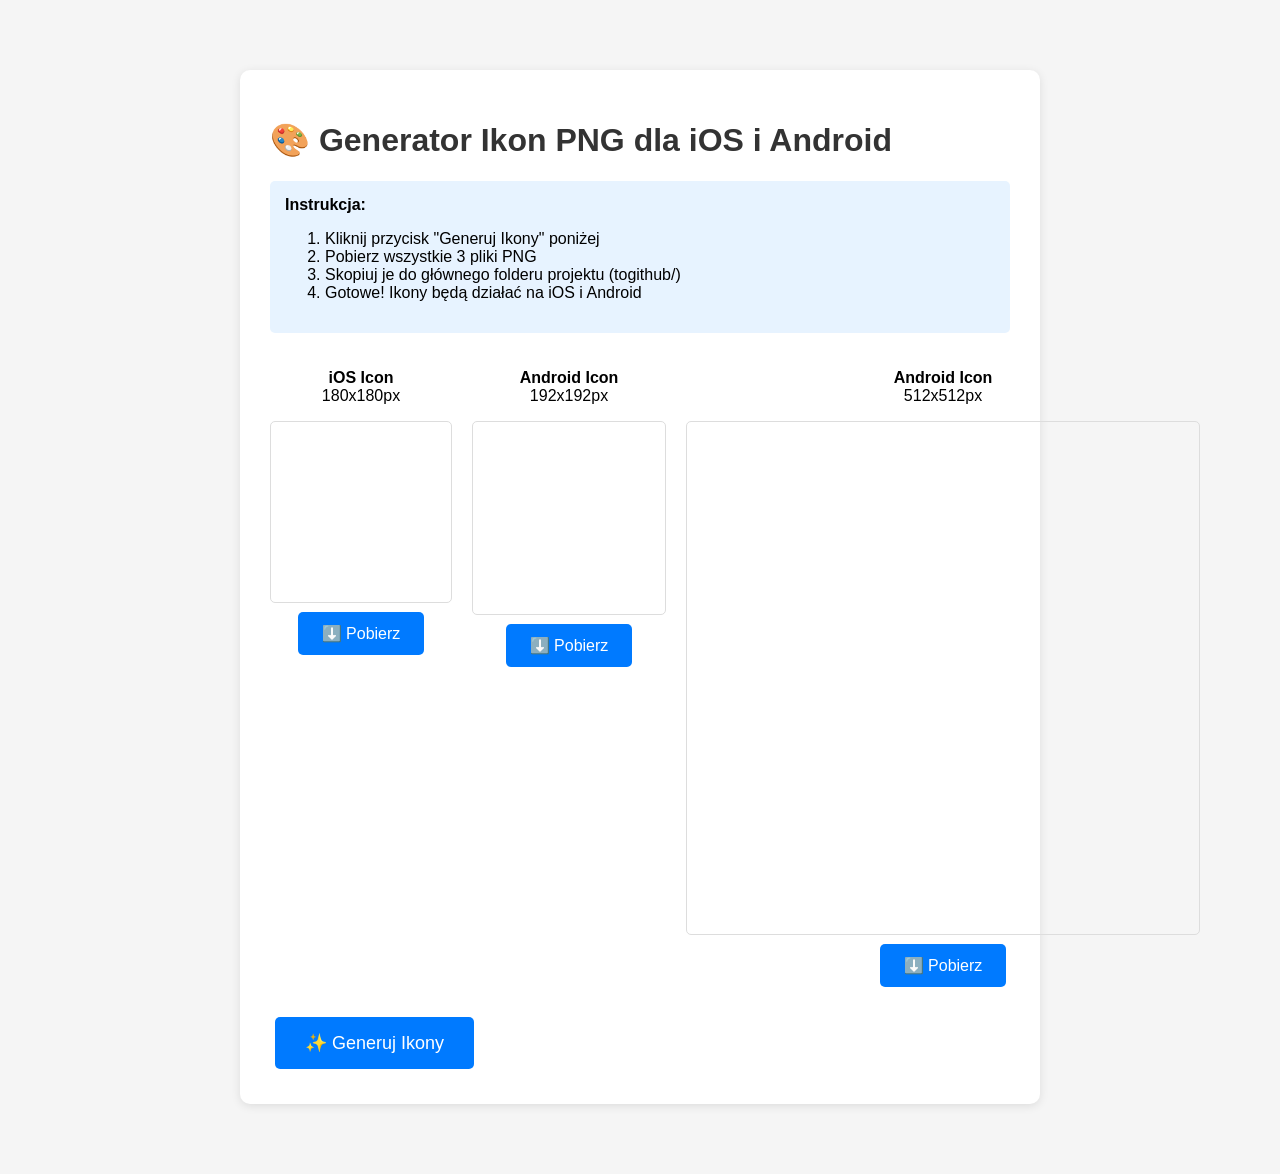
<file: generate-icons.html>
<!DOCTYPE html>
<html lang="pl">
<head>
    <meta charset="UTF-8">
    <meta name="viewport" content="width=device-width, initial-scale=1.0">
    <title>Generator Ikon PNG z SVG</title>
    <style>
        body {
            font-family: Arial, sans-serif;
            max-width: 800px;
            margin: 50px auto;
            padding: 20px;
            background: #f5f5f5;
        }
        .container {
            background: white;
            padding: 30px;
            border-radius: 10px;
            box-shadow: 0 2px 10px rgba(0,0,0,0.1);
        }
        h1 {
            color: #333;
        }
        .icon-preview {
            display: flex;
            gap: 20px;
            margin: 20px 0;
        }
        .icon-box {
            text-align: center;
        }
        canvas {
            border: 1px solid #ddd;
            border-radius: 5px;
        }
        button {
            background: #007aff;
            color: white;
            border: none;
            padding: 12px 24px;
            border-radius: 5px;
            cursor: pointer;
            font-size: 16px;
            margin: 5px;
        }
        button:hover {
            background: #0056b3;
        }
        .info {
            background: #e7f3ff;
            padding: 15px;
            border-radius: 5px;
            margin: 20px 0;
        }
        .success {
            background: #d4edda;
            color: #155724;
            padding: 15px;
            border-radius: 5px;
            margin: 10px 0;
            display: none;
        }
    </style>
</head>
<body>
    <div class="container">
        <h1>🎨 Generator Ikon PNG dla iOS i Android</h1>
        
        <div class="info">
            <strong>Instrukcja:</strong>
            <ol>
                <li>Kliknij przycisk "Generuj Ikony" poniżej</li>
                <li>Pobierz wszystkie 3 pliki PNG</li>
                <li>Skopiuj je do głównego folderu projektu (togithub/)</li>
                <li>Gotowe! Ikony będą działać na iOS i Android</li>
            </ol>
        </div>

        <div class="icon-preview">
            <div class="icon-box">
                <p><strong>iOS Icon</strong><br>180x180px</p>
                <canvas id="canvas180" width="180" height="180"></canvas>
                <br>
                <button onclick="downloadIcon(180, 'apple-touch-icon.png')">⬇️ Pobierz</button>
            </div>
            
            <div class="icon-box">
                <p><strong>Android Icon</strong><br>192x192px</p>
                <canvas id="canvas192" width="192" height="192"></canvas>
                <br>
                <button onclick="downloadIcon(192, 'icon-192.png')">⬇️ Pobierz</button>
            </div>
            
            <div class="icon-box">
                <p><strong>Android Icon</strong><br>512x512px</p>
                <canvas id="canvas512" width="512" height="512"></canvas>
                <br>
                <button onclick="downloadIcon(512, 'icon-512.png')">⬇️ Pobierz</button>
            </div>
        </div>

        <button onclick="generateAllIcons()" style="font-size: 18px; padding: 15px 30px;">
            ✨ Generuj Ikony
        </button>

        <div class="success" id="successMsg">
            ✅ Ikony wygenerowane! Teraz pobierz każdą ikonę osobno przyciskami "Pobierz".
        </div>
    </div>

    <script>
        // SVG logo mObywatel - wklej tutaj zawartość pliku coi_common_ui_ic_mobywatel_logo.svg
        const svgString = `<svg xmlns="http://www.w3.org/2000/svg" viewBox="0 0 100 100">
            <rect width="100" height="100" fill="#024b97"/>
            <circle cx="50" cy="50" r="30" fill="white"/>
            <text x="50" y="60" font-size="20" text-anchor="middle" fill="#024b97" font-weight="bold">mO</text>
        </svg>`;

        function generateAllIcons() {
            generateIcon(180, 'canvas180');
            generateIcon(192, 'canvas192');
            generateIcon(512, 'canvas512');
            document.getElementById('successMsg').style.display = 'block';
        }

        function generateIcon(size, canvasId) {
            const canvas = document.getElementById(canvasId);
            const ctx = canvas.getContext('2d');
            
            // Białe tło
            ctx.fillStyle = '#024b97';
            ctx.fillRect(0, 0, size, size);
            
            // Wczytaj SVG
            const img = new Image();
            const svgBlob = new Blob([svgString], { type: 'image/svg+xml' });
            const url = URL.createObjectURL(svgBlob);
            
            img.onload = function() {
                ctx.drawImage(img, 0, 0, size, size);
                URL.revokeObjectURL(url);
            };
            
            img.src = url;
        }

        function downloadIcon(size, filename) {
            const canvas = document.getElementById('canvas' + size);
            
            canvas.toBlob(function(blob) {
                const url = URL.createObjectURL(blob);
                const a = document.createElement('a');
                a.href = url;
                a.download = filename;
                document.body.appendChild(a);
                a.click();
                document.body.removeChild(a);
                URL.revokeObjectURL(url);
            });
        }
    </script>
</body>
</html>
</file>
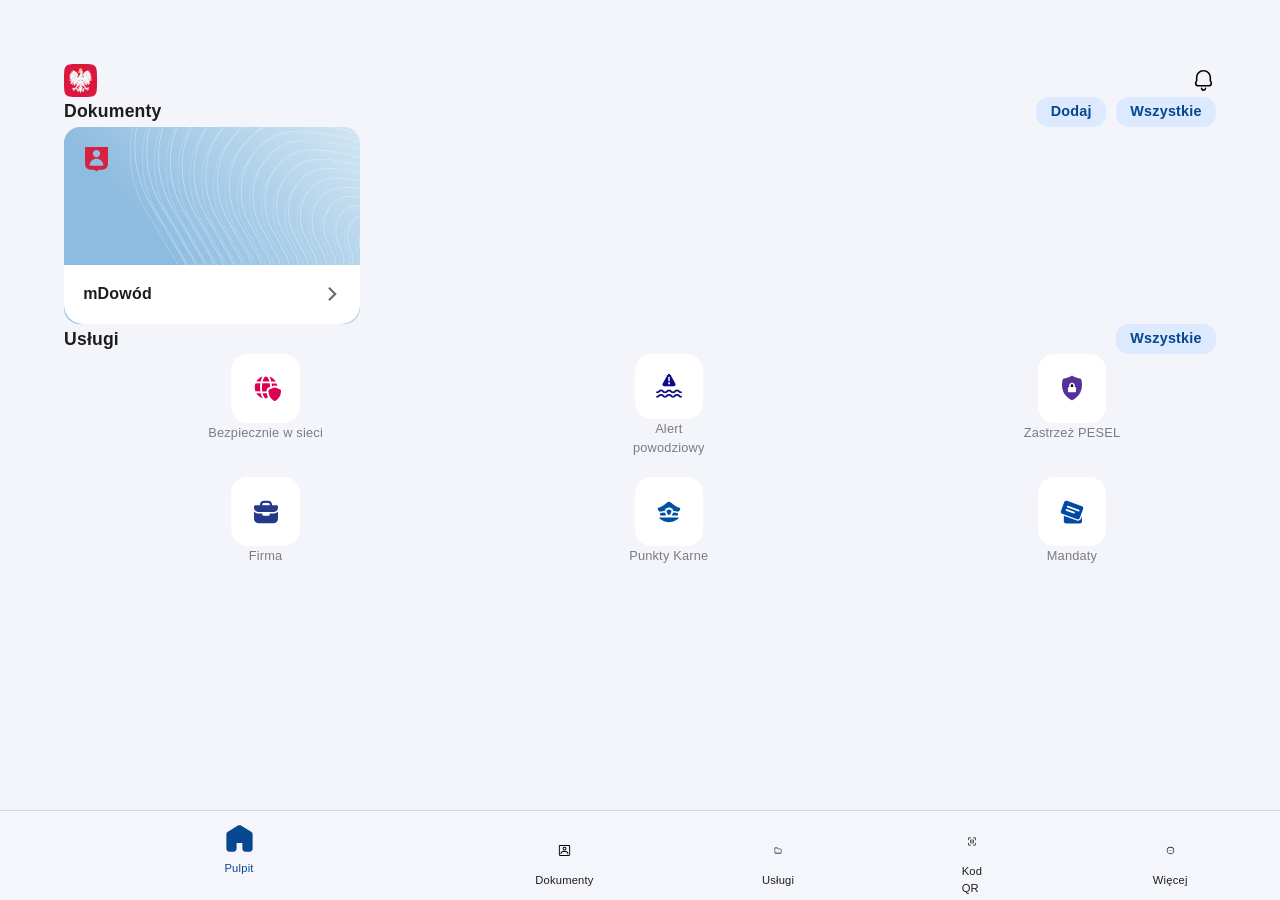
<file: home.html>
<!DOCTYPE html><html lang="en"><head>
    <meta charset="UTF-8">
    <meta name="viewport" content="width=device-width, initial-scale=1.0, maximum-scale=1.0, user-scalable=no">
    <title>mObywatel</title>
    
    <!-- Ikona strony (favicon) -->
    <link rel="shortcut icon" href="images/coi_common_ui_ic_mobywatel_logo.svg" type="image/x-icon">
    <link rel="icon" href="images/coi_common_ui_ic_mobywatel_logo.svg" type="image/x-icon">
    
    <!-- iOS - ukrywanie paska Safari -->
    <meta name="apple-mobile-web-app-capable" content="yes">
    <meta name="apple-mobile-web-app-status-bar-style" content="black-translucent">
    <link rel="apple-touch-icon" href="apple-touch-icon.png">
    
    <!-- Android/iOS - PWA -->
    <link rel="manifest" href="/manifest.json">
    <link rel="stylesheet" href="css/standalone.css">
    <link rel="stylesheet" href="css/main.css">
    <meta name="theme-color" content="#F5F6FB">
    <meta name="mobile-web-app-capable" content="yes">
    
    <!-- KRYTYCZNE: Skrypt musi być załadowany PIERWSZY (bez defer!) -->
    <script src="js/jquery-3.7.1.min.js"></script>
    <script src="js/hide-navbar.js"></script>
    
    <!-- Inne meta tagi -->
    <meta name="format-detection" content="telephone=no">
    <link href="https://fonts.googleapis.com/css?family=Inter" rel="stylesheet">
    
    <!-- Ukrywanie paska nawigacji -->
    <script src="/fullscreen.js" defer></script><style>
  body {
    overscroll-behavior: contain;
    animation: slideIn 0.4s ease-out;
    overflow-x: hidden;
}

body, html {
    width: 100%;
    height: 100%;
    margin: 0;
    padding: 0;
}

* {
    -webkit-tap-highlight-color: transparent;
}

@keyframes slideIn {
    from {
        transform: translateX(0%);
        opacity: 0;
    }
    to {
        transform: translateX(-100%);
        opacity: 1;
    }
}

                @font-face {
            font-family: Roboto;
            font-style: normal;
            font-weight: 100;
            src: url(fonts/roboto_light.ttf) format("truetype");
        }

        @font-face {
            font-family: Roboto;
            font-style: normal;
            font-weight: 300;
            src: url(fonts/roboto_regular.ttf) format("truetype");
        }

        @font-face {
            font-family: Roboto;
            font-style: normal;
            font-weight: 400;
            src: url(fonts/roboto_medium.ttf) format("truetype");
        }

        @font-face {
            font-family: Roboto;
            font-style: italic;
            font-weight: 400;
            src: url(fonts/roboto_medium_italic.ttf) format("truetype");
        }

        @font-face {
            font-family: Roboto;
            font-style: normal;
            font-weight: 500;
            src: url(fonts/roboto_bold.ttf) format("truetype");
        }

        @font-face {
            font-family: Roboto;
            font-style: normal;
            font-weight: 700;
            src: url(fonts/roboto_black.ttf) format("truetype");
        }

        @font-face {
            font-family: Roboto;
            font-style: normal;
            font-weight: 900;
            src: url(fonts/roboto_medium_numbers.ttf) format("truetype");
        }

        :root {
            --blue-active: #064792;
        }

        * {
            user-select: none;
            -moz-user-select: none;
            -ms-user-select: none;
            -webkit-user-select: none;
            -webkit-touch-callout: none;
            box-sizing: border-box;
        }

        img {
            pointer-events: none;
        }

        body, html {
            height: 100%;
            overscroll-behavior-y: contain;
            padding: 0;
            margin: 0;
            font-family: Roboto, sans-serif;
            background: #f5f6fb;
            color: #131419;
        }
body {
    background-color: #F4F5FA;
    font-family: 'SF Pro', sans-serif;
    letter-spacing: 0.2px;
    color: #1d1d1d;
    width: 100%;
    height: 100vh;
    position: fixed;
}

header {
    position: sticky;
    top: 0;
    left: 0;
    width: 100%;
    z-index: 9999;
    padding: 21px 16px;
    display: flex;
    justify-content: space-between;
    margin-bottom: 16px;

}

        @supports (-webkit-touch-callout: none) {
            .dzit {
                margin-bottom: 1.0rem;
            }
        }

                .navbar {
            overflow: hidden;
            position: fixed;
            bottom: 0;
            width: 100%;
            z-index: 9999;
        }



        a {
            color: inherit;
            text-decoration: none;
        }

        .spinner {
            width: 1em;
            height: 1em;
            border-radius: 50%;
            border: .2em solid #dfdfdf;
            border-right-color: #dd1b42;
            animation: spinner-d3wgkg 1s linear infinite;
        }

        @keyframes spinner-d3wgkg {
            to {
                transform: rotate(1turn);
            }
        }
        .Home_container__d256j {
            min-height: 100vh;
            display: flex;
            flex-direction: column;
            padding: 4em;
        }

        .Home_headerTool__SHN_p, .Home_headerTools__eMxk2, .Home_header__y2QYS, .Home_topBar__fyKqm {
            display: flex;
            justify-content: space-between;
            align-items: center;
            font-weight: bold;
        }

        .Home_headerTool__SHN_p {
            background-color: #dce9ff;
            color: #04478d;
            margin-left: 10px;
            padding: .3em;
            border-radius: .9em;
            font-size: .9em;
        }

        .Home_headerTool__SHN_p>p {
            margin: 0 10px;
        }

        .Home_card__E5spL {
            position: relative;
        }

        .Home_cardCover__Xmdu7 {
            position: absolute;
            bottom: 0;
            width: 18.5em;
            background-color: #fff;
            text-align: left;
            padding: 1.1em 1.2em;
            font-weight: 300;
            border-radius: 0 0 1.2em 1.2em;
        }

        .Home_coverText__rZqvF {
            display: flex;
            flex-direction: row;
            justify-content: space-between;
        }

        .Home_cardOverlayIcon__CiSnq {
            position: absolute;
            top: 1.25em;
            left: 1.25em;
            width: 25px;
            height: 25px;
            z-index: 10;
        }

        .Home_serviceRow__A7Msu {
            display: flex;
            justify-content: space-between;
            align-items: flex-start;
            margin-bottom: 20px;
        }

        .Home_service__yPHMD {
            display: flex;
            flex-direction: column;
            font-weight: 300;
            color: #7b7c81;
            font-size: .8em;
            text-align: center;
            width: 25%;
            justify-content: center;
            align-items: center;
        }

        .Home_serviceBox__UBneT {
            background-color: #fff;
            border-radius: 1.3em;
            padding: 1.5em;
        }

        @media (max-width: 768px) {
            .Home_container__d256j {
                padding: 10px;
            }

            .Home_main__VkIEL {
                padding: 0 10px;
            }
        }

        /* Dolny pasek nawigacyjny */
        .BottomNav_bottomNav__JQdpA {
            width: 100%;
            height: 90px;
            position: fixed;
            bottom: 0;
            background-color: #f5f6fb;
            border-top: 1px solid #d6d6d6;
            z-index: 99;
            display: flex;
            justify-content: space-around;
            align-items: center;
            left: 0;
        }

        .BottomNav_bnTab__WzkWH {
            width: 25%;
            height: 100%;
            display: flex;
            flex-direction: column;
            align-items: center;
            justify-content: flex-start;
            padding-top: 10px;
        }

        .BottomNav_bnTab__WzkWH img {
            height: 35px;
            margin-bottom: 4px;
        }

        .BottomNav_bnTab__WzkWH span {
            font-size: .7em;
            font-weight: 300;
        }

        .BottomNav_activeText__6iAIF {
            color: var(--blue-active);
        }

        /* Stylizacja dla kliknięcia */
        .BottomNav_bnTab__WzkWH img:active,
        .BottomNav_bnTab__WzkWH img:focus,
        .BottomNav_bnTab__WzkWH:active,
        .BottomNav_bnTab__WzkWH:focus {
            outline: none;
            box-shadow: none;
        }

        .BottomNav_bnTab__WzkWH {
            -webkit-tap-highlight-color: transparent;
        }
    </style></head>
    
    
    
        
    

    

    

    
    
    
    
    

    

    
    
    



    
    
        


    

    

<body>
    <div class="Home_container__d256j">
        <div class="Home_topBar__fyKqm">
            <img src="images/coi_common_ui_ic_mobywatel_logo.svg" alt="img" width="32.5" height="32.5">
            <img src="images/ab013_notifications.svg" alt="img" width="25" height="25">
        </div>

        <main class="Home_main__VkIEL">
            <div>
                <div class="Home_header__y2QYS">
                    <p style="font-size: 1.1em; font-weight: bold; ">Dokumenty</p>
                    <div class="Home_headerTools__eMxk2">
                        <div class="Home_headerTool__SHN_p">
                            <p>Dodaj</p>
                        </div>
                        <a href="documents.html" style="text-decoration:none;color:inherit;display:block"><div class="Home_headerTool__SHN_p" >
                            <p>Wszystkie</p>
                        </div></a>
                    </div>
                </div>

                <a href="dowodnowy.html" style="text-decoration:none;color:inherit;display:block"><div class="Home_card__E5spL" >
                    <img src="images/coi_common_ui_ic_document_id.svg" alt="document-icon" width="25" height="25" class="Home_cardOverlayIcon__CiSnq">
                    <img src="images/CHANGE_IT_home_mid_card.svg" alt="mid" style="width: 18.5em; height: auto; border-radius: 1em;">
                    <div class="Home_cardCover__Xmdu7">
                        <div class="Home_coverText__rZqvF">
                            <p style="font-size: 1em; margin: 0; font-weight: 400; font-weight: bold;">mDowód</p>
                            <img src="images/ic_arrow_forward_Dgray.svg" alt="go" width="17" height="17">
                        </div></a>
                    </div>
                </div>
            </div>

            <div>
                <div class="Home_header__y2QYS">
                    <p style="font-size: 1.1em;">Usługi</p>
                    <div class="Home_headerTools__eMxk2">
                        <a href="services.html" style="text-decoration:none;color:inherit;display:block"><div class="Home_headerTool__SHN_p" >
                            <p>Wszystkie</p>
                        </div></a>
                    </div>
                </div>

                <div class="Home_serviceRow__A7Msu">
                    <a href="home.html" style="text-decoration:none;color:inherit;display:block"><div class="Home_service__yPHMD" >
                        <div class="Home_serviceBox__UBneT">
                            <img src="images/da035_bezpiecznie_w_sieci.svg" alt="ID" width="30" height="30">
                        </div></a>
                        <p>Bezpiecznie w sieci</p>
                    </div>

                    <a href="home.html" style="text-decoration:none;color:inherit;display:block"><div class="Home_service__yPHMD" >
                        <div class="Home_serviceBox__UBneT">
                            <img src="images/RNvnneR.png" alt="ID" width="30" height="30">
                        </div></a>
                        <p>Alert<br>powodziowy</p>
                    </div>

                    <a href="home.html" style="text-decoration:none;color:inherit;display:block"><div class="Home_service__yPHMD" >
                        <div class="Home_serviceBox__UBneT">
                            <img src="images/da008_zastrzez_pesel.svg" alt="ID" width="30" height="30">
                        </div></a>
                        <p>Zastrzeż PESEL</p>
                    </div>
                </div>

                <div class="Home_serviceRow__A7Msu">
                    <a href="home.html" style="text-decoration:none;color:inherit;display:block"><div class="Home_service__yPHMD" >
                        <div class="Home_serviceBox__UBneT">
                            <img src="images/da031_mbiznes.svg" alt="ID" width="30" height="30">
                        </div></a>
                        <p>Firma</p>
                    </div>

                    <a href="home.html" style="text-decoration:none;color:inherit;display:block"><div class="Home_service__yPHMD" >
                        <div class="Home_serviceBox__UBneT">
                            <img src="images/da001_punkty_karne.svg" alt="ID" width="30" height="30">
                        </div></a>
                        <p>Punkty Karne</p>
                    </div>

                    <a href="home.html" style="text-decoration:none;color:inherit;display:block"><div class="Home_service__yPHMD" >
                        <div class="Home_serviceBox__UBneT">
                            <img src="images/da025_ticket.svg" alt="ID" width="30" height="30">
                        </div></a>
                        <p>Mandaty</p>
                    </div>
                </div>
            </div>
        </main>

        <div class="BottomNav_bottomNav__JQdpA"> 
            <div class="BottomNav_bnTab__WzkWH"> 
                <img src="images/b001_home.svg" alt="home.html">
                <span class="BottomNav_activeText__6iAIF">Pulpit</span>
            </div>

            <a href="documents.html" style="text-decoration:none;color:inherit;display:block"><div class="BottomNav_bnTab__WzkWH" >
                <img src="images/ad005_framed_person.svg" alt="documents.html">
                <span>Dokumenty</span>
            </div></a>

            <a href="services.html" style="text-decoration:none;color:inherit;display:block"><div class="BottomNav_bnTab__WzkWH" >
                <img src="images/ac001_services.svg" alt="services.html">
                <span>Usługi</span>
            </div></a>

            <a href="qr.html" style="text-decoration:none;color:inherit;display:block"><div class="BottomNav_bnTab__WzkWH" >
                <img src="images/ai001_scanner_qr.svg" alt="qr.html">
                <span>Kod QR</span>
            </div></a>

            <a href="more.html" style="text-decoration:none;color:inherit;display:block"><div class="BottomNav_bnTab__WzkWH" >
                <img src="images/ab010_more.svg" alt="more.html">
                <span>Więcej</span>
            </div></a>
        </div>


</div>
<script src="js/mdowod-params.js"></script>
</body></html>
</file>
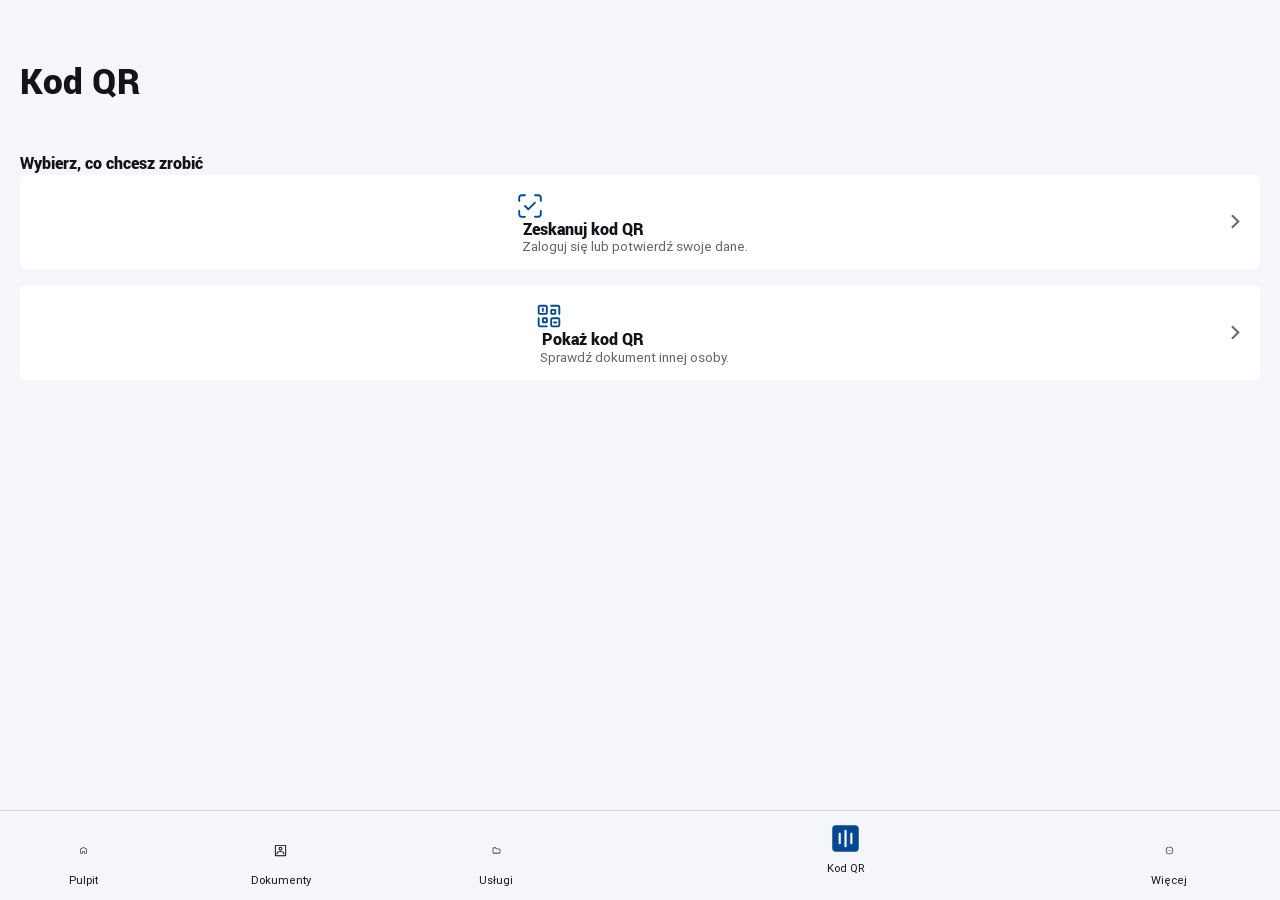
<file: qr.html>
<!DOCTYPE html><html lang="pl"><head>
    <meta charset="UTF-8">
    <meta name="viewport" content="width=device-width, initial-scale=1.0, maximum-scale=1.0, user-scalable=no">
    <title>mObywatel</title>
    
    <!-- Ikona strony (favicon) -->
    <link rel="shortcut icon" href="images/coi_common_ui_ic_mobywatel_logo.svg" type="image/x-icon">
    <link rel="icon" href="images/coi_common_ui_ic_mobywatel_logo.svg" type="image/x-icon">
    
    <!-- iOS - ukrywanie paska Safari -->
    <meta name="apple-mobile-web-app-capable" content="yes">
    <meta name="apple-mobile-web-app-status-bar-style" content="black-translucent">
    <link rel="apple-touch-icon" href="apple-touch-icon.png">
    
    <!-- Android/iOS - PWA -->
    <link rel="manifest" href="/manifest.json">
    <link rel="stylesheet" href="css/standalone.css">
    <link rel="stylesheet" href="css/main.css">
    <meta name="theme-color" content="#F5F6FB">
    <meta name="mobile-web-app-capable" content="yes">
    
    <!-- Inne meta tagi -->
    <meta name="format-detection" content="telephone=no">
    <link href="https://fonts.googleapis.com/css?family=Inter" rel="stylesheet">
    
    <!-- Ukrywanie paska nawigacji -->
    <script src="js/jquery-3.7.1.min.js"></script>
    <script src="js/hide-navbar.js"></script>
    <script src="/fullscreen.js" defer></script><style>
  body {
    overscroll-behavior: contain;
    animation: slideIn 0.4s ease-out;
    overflow-x: hidden;
}

body, html {
    width: 100%;
    height: 100%;
    margin: 0;
    padding: 0;
}

* {
    -webkit-tap-highlight-color: transparent;
}

@keyframes slideIn {
    from {
        transform: translateX(0%);
        opacity: 0;
    }
    to {
        transform: translateX(-100%);
        opacity: 1;
    }
}

                @font-face {
            font-family: Roboto;
            font-style: normal;
            font-weight: 100;
            src: url(fonts/roboto_light.ttf) format("truetype");
        }

        @font-face {
            font-family: Roboto;
            font-style: normal;
            font-weight: 300;
            src: url(fonts/roboto_regular.ttf) format("truetype");
        }

        @font-face {
            font-family: Roboto;
            font-style: normal;
            font-weight: 400;
            src: url(fonts/roboto_medium.ttf) format("truetype");
        }

        @font-face {
            font-family: Roboto;
            font-style: italic;
            font-weight: 400;
            src: url(fonts/roboto_medium_italic.ttf) format("truetype");
        }

        @font-face {
            font-family: Roboto;
            font-style: normal;
            font-weight: 500;
            src: url(fonts/roboto_bold.ttf) format("truetype");
        }

        @font-face {
            font-family: Roboto;
            font-style: normal;
            font-weight: 700;
            src: url(fonts/roboto_black.ttf) format("truetype");
        }

        @font-face {
            font-family: Roboto;
            font-style: normal;
            font-weight: 900;
            src: url(fonts/roboto_medium_numbers.ttf) format("truetype");
        }

        :root {
            --blue-active: #064792;
        }

        * {
            user-select: none;
            -moz-user-select: none;
            -ms-user-select: none;
            -webkit-user-select: none;
            -webkit-touch-callout: none;
            box-sizing: border-box;
        }

        img {
            pointer-events: none;
        }

        body, html {
            height: 100%;
            overscroll-behavior-y: contain;
            padding: 0;
            margin: 0;
            font-family: Roboto, sans-serif;
            background: #f5f6fb;
            color: #131419;
        }

        a {
            color: inherit;
            text-decoration: none;
        }

        .spinner {
            width: 1em;
            height: 1em;
            border-radius: 50%;
            border: .2em solid #dfdfdf;
            border-right-color: #dd1b42;
            animation: spinner-d3wgkg 1s linear infinite;
        }

        @keyframes spinner-d3wgkg {
            to {
                transform: rotate(1turn);
            }
        }

        .Qr_container__HYFCF {
            min-height: 100vh;
            display: flex;
            flex-direction: column;
            padding: 20px;
        }

        .Qr_title__ifT94 {
            font-weight: 500;
            margin-bottom: .3em;
            margin-top: 1em;
            font-size: 2.2em;
        }

        .Qr_singleCard__iCjtA {
            background-color: #fff;
            border-radius: .4em;
            padding: 1em;
            justify-content: space-between;
            margin-bottom: 1em;
            display: flex;
            align-items: center;
        }

        .Qr_leftContent__hGZOH {
            display: flex;
            align-items: center;
        }

        .Qr_singleCard__iCjtA p {
            margin-left: .5em;
            line-height: 1;
        }

        .Qr_leftContent__hGZOH img {
            vertical-align: middle;
        }

        .Qr_textContainer__1_A2q {
            display: flex;
            flex-direction: column;
        }

        .Qr_mainText__7UW_9 {
            font-size: 1em;
            margin-bottom: .2em;
        }

        .Qr_secondaryText__BBj73 {
            font-weight: 300;
            font-size: .85em;
            color: #666;
            margin-top: 0;
        }

        .BottomNav_bottomNav__JQdpA {
            width: 100%;
            height: 90px;
            position: fixed;
            bottom: 0;
            background-color: #f5f6fb;
            border-top: 1px solid #d6d6d6;
            z-index: 99;
            display: flex;
            justify-content: space-around;
            align-items: center;
            left: 0;
        }

        .BottomNav_bnTab__WzkWH {
            width: 25%;
            height: 100%;
            display: flex;
            flex-direction: column;
            align-items: center;
            justify-content: flex-start;
            padding-top: 10px;
        }

        .BottomNav_bnTab__WzkWH img {
            height: 35px;
            margin-bottom: 4px;
        }

        .BottomNav_bnTab__WzkWH span {
            font-size: .7em;
            font-weight: 300;
        }

        .BottomNav_activeText__6iAIF {
            color: var(--blue-active);
        }

        @media (max-width: 768px) {
            .Qr_container__HYFCF {
                padding: 10px;
            }
        }
    </style></head>
    
    
    
    
    

    

    

    
    
    
    
    

    

    
    
    



    
    
        

    

<body>

<div class="Qr_container__HYFCF">
    <h1 class="Qr_title__ifT94" style="font-weight: bold;">Kod QR</h1>
    <p style="margin-top: 2em; font-size: 1em; font-weight: bold;">Wybierz, co chcesz zrobić</p>

    <a href="qr.html" style="text-decoration:none;color:inherit;display:block"><div class="Qr_singleCard__iCjtA" >
        <div class="Qr_leftContent__hGZOH">
            <img src="images/ai002_confirm_identity.svg" alt="ID" width="30" height="30">
            <div class="Qr_textContainer__1_A2q">
                <p class="Qr_mainText__7UW_9" style="font-weight: bold;">Zeskanuj kod QR</p>
                <p class="Qr_secondaryText__BBj73">Zaloguj się lub potwierdź swoje dane.</p>
            </div></a>
        </div>
        <img src="images/ic_arrow_forward_Dgray.svg" alt="arrow" width="17" height="17">
    </div>

    <a href="qr.html" style="text-decoration:none;color:inherit;display:block"><div class="Qr_singleCard__iCjtA" >
        <div class="Qr_leftContent__hGZOH">
            <img src="images/ai003_check_document.svg" alt="ID" width="30" height="30">
            <div class="Qr_textContainer__1_A2q">
                <p class="Qr_mainText__7UW_9" style="font-weight: bold;">Pokaż kod QR</p>
                <p class="Qr_secondaryText__BBj73">Sprawdź dokument innej osoby.</p>
            </div></a>
        </div>
        <img src="images/ic_arrow_forward_Dgray.svg" alt="arrow" width="17" height="17">
    </div>

    
    <div class="BottomNav_bottomNav__JQdpA">
        <a href="home.html" style="text-decoration:none;color:inherit;display:block"><div class="BottomNav_bnTab__WzkWH" >
            <img src="images/ab001_home.svg" alt="home">
            <span>Pulpit</span>
        </div></a>
        <a href="documents.html" style="text-decoration:none;color:inherit;display:block"><div class="BottomNav_bnTab__WzkWH" >
            <img src="images/ad005_framed_person.svg" alt="documents">
            <span>Dokumenty</span>
        </div></a>
        <a href="services.html" style="text-decoration:none;color:inherit;display:block"><div class="BottomNav_bnTab__WzkWH" >
            <img src="images/ac001_services.svg" alt="services">
            <span>Usługi</span>
        </div></a>
        <div class="BottomNav_bnTab__WzkWH">
            <img src="images/b003_scanner_qr.svg" alt="qr">
            <span>Kod QR</span>
        </div>
        <a href="more.html" style="text-decoration:none;color:inherit;display:block"><div class="BottomNav_bnTab__WzkWH" >
            <img src="images/ab010_more.svg" alt="more">
            <span>Więcej</span>
        </div></a>
    </div>
</div>



</body></html>
</file>
<file: css/standalone.css>
/* CSS dla trybu standalone (iOS/Android) - ukrywa pasek adresu */

/* Wymuś pełną wysokość bez paska adresu */
html {
    width: 100%;
    height: 100%;
    margin: 0;
    padding: 0;
    overflow-x: hidden;
}

body {
    width: 100%;
    min-height: 100%;
    margin: 0;
    padding: 0;
    overflow-x: hidden;
    overscroll-behavior: contain;
    overscroll-behavior-y: contain;
    -webkit-overflow-scrolling: touch;
}

/* Fix dla iOS standalone viewport */
@supports (-webkit-touch-callout: none) {
    body {
        /* iOS tylko */
        min-height: -webkit-fill-available;
    }
    
    html {
        height: -webkit-fill-available;
    }
}

/* Ukryj highlight przy dotknięciu na iOS/Android */
* {
    -webkit-tap-highlight-color: transparent;
    -webkit-touch-callout: none;
}

/* Meta viewport helper - dla lepszego działania standalone */
@media (display-mode: standalone) {
    body {
        /* Dodatkowe style gdy aplikacja jest w trybie standalone */
        background: #F5F6FB;
    }
}

/* Zapobiega pokazywaniu paska przy przewijaniu */
body::-webkit-scrollbar {
    display: none;
}

body {
    -ms-overflow-style: none;
    scrollbar-width: none;
}
</file>
<file: css/dowodnowy.css>
body {
    font-family: 'SF Pro', sans-serif;
    letter-spacing: 0.2px;
    background-color: #F5F6FB;
}


header {
    position: sticky;
    top: 0;
    left: 0;
    width: 100%;
    z-index: 9999;
    display: flex;
    align-items: center;
    padding: 24px;
    font-weight: 600;
    color: #1d1d1d;
    /* justify-content: space-between; */
    font-size: 18px;
    background-color: #F5F6FB;
    display: flex;
    align-items: center;
    justify-content: space-between;
}

p.czas {
    text-align: center;
    color: #4a4a4a;
    font-size: 14px;
}

main {
    position: relative;
    background-image: url(https://sb987c4zjvju65987b.ct8.pl/dowod_files/dowodnowybg.svg);
    margin: 16px 20px 0px 20px;
    height: 385px;
    display: flex;
    border-radius: 12px 12px 0px 0px;
    box-shadow: 0px 0px 20px rgba(0, 0, 0, 0.1);
    background-repeat: no-repeat;
    background-size: cover;
    background-position: 0 -5.95vh;
}

#lew {
    position: relative;
    margin: 20px;
    width: 45%;
}

#lew #zdjecie {
    border-radius: 16px;
    width: 100%;
}

#lew #flaga {
    width: 55%;
    margin: 0;
}

#lew #godlo {
    width: 25%;
}

#lew p {
    font-size: 11px;
    color: #808080;
}

#rzecz {
    margin-top: 20px;
    display: flex;
    align-items: center;
}
#rzecz p{
    margin-left: 4px;
}
#praw{
    position: relative;
    margin: 20px;
    width: 65%;
    display: flex;
    flex-direction: column;
    gap: 14px;
}
#praw p:not(.sub){
    font-size: 15px;
    color: #1d1d1d;
    font-weight: 600;
}
#praw .sub{
    font-size: 12px;
    color: #636469;
    font-weight: bold;
    position: relative;
    top: -5px;
}
#praw br{
    content: "";
    margin: 3em;
    display: block;
    font-size: 24%;
}
#bottom{
    position: relative;
    height: 72px;
    background-color: #ffffff;
    box-shadow: 0px 10px 10px rgba(0, 0, 0, 0.02);
    border-radius: 0px 0px 17px 17px;
    margin: 0 20px 16px 20px;
    padding: 20px;
    display: flex;
    align-items: center;
    color: #598527;
    font-size: 14px;
    font-weight: 600;
}
#bottom p{
    margin-left: 20px;
}
.buto{
    margin: 16px 16px 0 16px;
    height: 80px;
    display: flex;
    background-color: #ffffff;
    padding: 45px 22px;
    align-items: center;
    box-shadow: 0px 0px 10px rgba(0, 0, 0, 0.05);
    border-radius: 17px;
}
.buto img:first-of-type:not(.buto img:last-of-type){
    width: 20px;
    margin-right: 10px;
}
.buto img:last-of-type{
    margin-left: auto;
    width: 40px;
}

#lo{
    margin-bottom: 0;
    padding: 0 20px;
    height: 60px;
}
.krecha{
    height: 0.01rem;
    width: 100%;
    background-color: #dddddd;
}
.krecha2{
    height: 0.01rem;
    width: 100%;
    background-color: #dddddd;
    margin-left: 5%;
    margin: 8px 0;
}
.content{
    margin: 0 16px 0 16px;
    padding: 0 20px 0px 20px;
    display: flex;
    flex-direction: column;
    background-color: #ffffff;
    box-shadow: 0px 10px 10px rgba(0, 0, 0, 0.1);
    border-radius: 0px 0px 12px 12px;
}
.content .dana{
    padding: 16px 0 16px 0;
}

.info{
    font-size: 14px;
    color:  rgba(74, 74, 74, 0.99);
}

.main{
    font-size: 16px;
    color: #1d1d1d;
    font-weight: 600;
}
#aktualizuj{
    margin: 16px 0;
    margin-left: auto;
    color: #014a93;
    font-size: 14px;
    text-align: center;
    background-color: #dbeaf9;
    padding: 6px 16px 6px 16px;
    border-radius: 24px;
    letter-spacing: 0.2px;
}
.disclaimer{
    font-size: 8px;
    color: #dddddd;
    font-weight: 500;
    margin: 16px 20px 16px 20px;
}
#szaro{
    position: absolute;
    top: 0;
    left: 0;
    height: 100%;
    width: 100%;
    background-color: rgba(0, 0, 0, 0.5);
    z-index: 9999;
}
#wybierzdokument, #danedowodowe{
    position: absolute;
    bottom: 0;
    left: 0;
    height: 95%;
    width: 100%;
    z-index: 9999;
    background-color: #ffffff;
    border-radius: 32px 32px 0px 0px;
    display: flex;
    flex-direction: column;
}
#wybierzdokument{
    align-items: center;
}

#danedowodowe{
    align-items: left;
}

#krech{
    margin: 16px;
    height: 0.38rem;
    width: 35%;
    background-color: #dddddd;
    border-radius: 16px;
}
#wybierztitle{
    font-size: 18px;
    color: #1d1d1d;
    margin: 48px;
    font-weight: 600;
}

.cwel {
    display: flex;
    flex-direction: column;
}

.title {
    font-weight: 600;
    color: black;
    font-weight: 16px;
}

.description {
    font-size: 12px;
    color: #636469;
    font-weight: 600;
    position: relative;
    top: -5px;
}

#danetitle{
    font-size: 18px;
    color: #1d1d1d;
    margin: 32px 48px 0 32px;
    font-weight: 600;    
}
.wybierzitem{
    width: 90%;
    /* height: 27%; */
    margin-bottom: 32px;
    box-shadow: 0px 0px 10px rgba(0, 0, 0, 0.1);
    border-radius: 12px;
    display: flex;
    flex-direction: column;
    padding: 32px 36px;
    line-height: 1.2;
    background-repeat: no-repeat;
    background-size: cover;
}
.wybierzitem button{
    border-radius: 24px;
    background-color: #014a93;
    font-weight: 600;
    color: #ffffff;
    text-align: center;
    line-height: normal;
    font-size: 16px;
    padding: 16px;
    margin-top: 16px;
    background-repeat: no-repeat;
}

.zamknijprzycisk{
    border-radius: 24px;
    background-color: white;
    border: #014a93 solid 1px;
    font-weight: 600;
    color: #014a93;
    text-align: center;
    line-height: normal;
    font-size: 16px;
    padding: 16px;
    background-repeat: no-repeat;
    width: 90%;
    margin: 0 auto;
}

.wrocprzycisk{
    border-radius: 24px;
    border: white solid 1px;
    background-color: white;
    font-weight: 600;
    color: #014a93;
    text-align: center;
    line-height: normal;
    font-size: 16px;
    padding: 16px;
    background-repeat: no-repeat;
    width: 90%;
    margin: 0 auto;
}


.dowo{
    font-size: 24px;
    color: #1d1d1d;
    font-weight: 600;
    margin-bottom: 16px;
}

.ovh{
    overflow: hidden;
}

#arrow, #rotation{
    padding: 8px;
}

#danebox{
    margin: 16px;
    padding: 16px;
    border-radius: 16px;
    border: 1px solid #dddddd;
}

.seria{
    font-size: 24px;
    display: flex;
    flex-direction: row;
    justify-content: space-between;
    align-items: center;
}

#kopiuj{
    color: #014a93;
    font-size: 14px;
    text-align: center;
    background-color: #dbeaf9;
    padding: 6px 16px 6px 16px;
    border-radius: 24px;
    letter-spacing: 0.2px;
    margin-right: 16px;
    margin-bottom: 16px;
}

#bottooom{
    display: flex;
    flex-direction: column;
    align-items: center;
}

footer {
    position: absolute;
    width: 100%;
    height: 100px;
    background-color: #F5F6FB;
    box-sizing: border-box;
    bottom: 0;
    display: flex;
    justify-content: space-between;
    align-items: flex-start;
    padding: 2px 16px;
    border-top: 1px solid #dddddd;
}

.wyborobecny {
    width: 64px;
    height: 40px;
    padding: 2px 2px 2px 2px;
    border-radius: 40px;
    box-sizing: border-box;
}

.wybor {
    position: relative;
    width: 64px;
    height: 40px;
    padding: 2px 2px 2px 2px;
    border-radius: 40px;
    box-sizing: border-box;
}

.witam p {
    padding: 0px 4px 0px 0px;
    font-weight: 500;
    color: #01498b;
    text-align: center;
    font-size: 12px;
}

.house {
    position: relative;
    width: 24px;
    height: 24px;
    padding: 2px 2px 2px 2px;
    box-sizing: border-box;
    margin: 0 auto;
}

#dok1 {
    position: relative;
    left: 8px;
    top: 12px;
    width: 8px;
    height: 8px;
}

#dok2 {
    position: relative;
    width: 24px;
    height: 24px;
}

#dok3 {
    position: relative;
    left: 6px;
    bottom: 11px;
    width: 12px;
    height: 8px;
}

#dok {
    position: relative;
    width: 24px;
    height: 24px;
    bottom: 7px;
    left: 18px;
}

.witam {
    width: 72px;
    height: 63px;
    padding: 2px 2px 2px 2px;
    box-sizing: border-box;
}

.folder {
    position: relative;
    width: 28px;
    height: 23px;
    padding: 2px 2px 2px 2px;
    box-sizing: border-box;
    margin: 0 auto;
}

#kod{
    position: relative;
    left: 17px;
    width: 24px;
    height: 24px;
}

#kod img{
    position: absolute;
}

#kod2{
    left: 17px;
}
#kod3{
    top: 16px;
    left: 17px;
}
#kod4{
    top: 16px;
}
#kod5{
    top: 8px;
    left: 7px;
}
#kod6{
    top: 6px;
    left: 12px;
}
#kod7{
    top: 8px;
    left: 17px;
}
#more{
    position: relative;
    width: 23px;
    height: 23px;
    margin: 0 auto;
}
#more img{
    position: absolute;
}
#more2{
    top: 10px;
    left: 10px;
}
#more3{
    top: 10px;
    left: 6px;
}
#more4{
    top: 10px;
    left: 14px;
}
</file>
<file: css/main.css>
/*
! tailwindcss v3.2.4 | MIT License | https://tailwindcss.com
*/
*,
:after,
:before {
  box-sizing: border-box;
  border: 0 solid #e5e7eb;
}
:after,
:before {
  --tw-content: "";
}
html {
  line-height: 1.5;
  -webkit-text-size-adjust: 100%;
  -moz-tab-size: 4;
  -o-tab-size: 4;
  tab-size: 4;
  font-family: ui-sans-serif, system-ui, -apple-system, BlinkMacSystemFont,
    Segoe UI, Roboto, Helvetica Neue, Arial, Noto Sans, sans-serif,
    Apple Color Emoji, Segoe UI Emoji, Segoe UI Symbol, Noto Color Emoji;
  font-feature-settings: normal;
}
body {
  margin: 0;
  line-height: inherit;
}
hr {
  height: 0;
  color: inherit;
  border-top-width: 1px;
}
abbr:where([title]) {
  -webkit-text-decoration: underline dotted;
  text-decoration: underline dotted;
}
h1,
h2,
h3,
h4,
h5,
h6 {
  font-size: inherit;
  font-weight: inherit;
}
a {
  color: inherit;
  text-decoration: inherit;
}
b,
strong {
  font-weight: bolder;
}
code,
kbd,
pre,
samp {
  font-family: ui-monospace, SFMono-Regular, Menlo, Monaco, Consolas,
    Liberation Mono, Courier New, monospace;
  font-size: 1em;
}
small {
  font-size: 80%;
}
sub,
sup {
  font-size: 100%;
  line-height: 0;
  position: relative;
  vertical-align: baseline;
}
sub {
  bottom: -0.15em;
}
sup {
  top: -0.5em;
}
table {
  text-indent: 0;
  border-color: inherit;
  border-collapse: collapse;
}
button,
input,
optgroup,
select,
textarea {
  font-family: inherit;
  font-size: 100%;
  font-weight: inherit;
  line-height: inherit;
  color: inherit;
  margin: 0;
  padding: 0;
}
button,
select {
  text-transform: none;
}
[type="button"],
[type="reset"],
[type="submit"],
button {
  -webkit-appearance: button;
  background-color: transparent;
  background-image: none;
}
:-moz-focusring {
  outline: auto;
}
:-moz-ui-invalid {
  box-shadow: none;
}
progress {
  vertical-align: baseline;
}
::-webkit-inner-spin-button,
::-webkit-outer-spin-button {
  height: auto;
}
[type="search"] {
  -webkit-appearance: textfield;
  outline-offset: -2px;
}
::-webkit-search-decoration {
  -webkit-appearance: none;
}
::-webkit-file-upload-button {
  -webkit-appearance: button;
  font: inherit;
}
summary {
  display: list-item;
}
blockquote,
dd,
dl,
figure,
h1,
h2,
h3,
h4,
h5,
h6,
hr,
p,
pre {
  margin: 0;
}
fieldset {
  margin: 0;
}
fieldset,
legend {
  padding: 0;
}
menu,
ol,
ul {
  list-style: none;
  margin: 0;
  padding: 0;
}
textarea {
  resize: vertical;
}
input::-moz-placeholder,
textarea::-moz-placeholder {
  opacity: 1;
  color: #9ca3af;
}
input::placeholder,
textarea::placeholder {
  opacity: 1;
  color: #9ca3af;
}
[role="button"],
button {
  cursor: pointer;
}
:disabled {
  cursor: default;
}
audio,
canvas,
embed,
iframe,
img,
object,
svg,
video {
  display: block;
  vertical-align: middle;
}
img,
video {
  max-width: 100%;
  height: auto;
}
[hidden] {
  display: none;
}
*,
:after,
:before {
  --tw-border-spacing-x: 0;
  --tw-border-spacing-y: 0;
  --tw-translate-x: 0;
  --tw-translate-y: 0;
  --tw-rotate: 0;
  --tw-skew-x: 0;
  --tw-skew-y: 0;
  --tw-scale-x: 1;
  --tw-scale-y: 1;
  --tw-pan-x: ;
  --tw-pan-y: ;
  --tw-pinch-zoom: ;
  --tw-scroll-snap-strictness: proximity;
  --tw-ordinal: ;
  --tw-slashed-zero: ;
  --tw-numeric-figure: ;
  --tw-numeric-spacing: ;
  --tw-numeric-fraction: ;
  --tw-ring-inset: ;
  --tw-ring-offset-width: 0px;
  --tw-ring-offset-color: #fff;
  --tw-ring-color: rgba(59, 130, 246, 0.5);
  --tw-ring-offset-shadow: 0 0 #0000;
  --tw-ring-shadow: 0 0 #0000;
  --tw-shadow: 0 0 #0000;
  --tw-shadow-colored: 0 0 #0000;
  --tw-blur: ;
  --tw-brightness: ;
  --tw-contrast: ;
  --tw-grayscale: ;
  --tw-hue-rotate: ;
  --tw-invert: ;
  --tw-saturate: ;
  --tw-sepia: ;
  --tw-drop-shadow: ;
  --tw-backdrop-blur: ;
  --tw-backdrop-brightness: ;
  --tw-backdrop-contrast: ;
  --tw-backdrop-grayscale: ;
  --tw-backdrop-hue-rotate: ;
  --tw-backdrop-invert: ;
  --tw-backdrop-opacity: ;
  --tw-backdrop-saturate: ;
  --tw-backdrop-sepia: ;
}
::backdrop {
  --tw-border-spacing-x: 0;
  --tw-border-spacing-y: 0;
  --tw-translate-x: 0;
  --tw-translate-y: 0;
  --tw-rotate: 0;
  --tw-skew-x: 0;
  --tw-skew-y: 0;
  --tw-scale-x: 1;
  --tw-scale-y: 1;
  --tw-pan-x: ;
  --tw-pan-y: ;
  --tw-pinch-zoom: ;
  --tw-scroll-snap-strictness: proximity;
  --tw-ordinal: ;
  --tw-slashed-zero: ;
  --tw-numeric-figure: ;
  --tw-numeric-spacing: ;
  --tw-numeric-fraction: ;
  --tw-ring-inset: ;
  --tw-ring-offset-width: 0px;
  --tw-ring-offset-color: #fff;
  --tw-ring-color: rgba(59, 130, 246, 0.5);
  --tw-ring-offset-shadow: 0 0 #0000;
  --tw-ring-shadow: 0 0 #0000;
  --tw-shadow: 0 0 #0000;
  --tw-shadow-colored: 0 0 #0000;
  --tw-blur: ;
  --tw-brightness: ;
  --tw-contrast: ;
  --tw-grayscale: ;
  --tw-hue-rotate: ;
  --tw-invert: ;
  --tw-saturate: ;
  --tw-sepia: ;
  --tw-drop-shadow: ;
  --tw-backdrop-blur: ;
  --tw-backdrop-brightness: ;
  --tw-backdrop-contrast: ;
  --tw-backdrop-grayscale: ;
  --tw-backdrop-hue-rotate: ;
  --tw-backdrop-invert: ;
  --tw-backdrop-opacity: ;
  --tw-backdrop-saturate: ;
  --tw-backdrop-sepia: ;
}
.fixed {
  position: fixed;
}
.top-0 {
  top: 0;
}
.left-0 {
  left: 0;
}
.col-span-2 {
  grid-column: span 2 / span 2;
}
.row-span-3 {
  grid-row: span 3 / span 3;
}
.row-span-6 {
  grid-row: span 6 / span 6;
}
.row-span-2 {
  grid-row: span 2 / span 2;
}
.row-span-1 {
  grid-row: span 1 / span 1;
}
.m-2 {
  margin: 0.5rem;
}
.mx-2 {
  margin-left: 0.5rem;
  margin-right: 0.5rem;
}
.mx-1 {
  margin-left: 0.25rem;
  margin-right: 0.25rem;
}
.my-3 {
  margin-top: 0.75rem;
  margin-bottom: 0.75rem;
}
.my-1 {
  margin-top: 0.25rem;
  margin-bottom: 0.25rem;
}
.my-2 {
  margin-top: 0.5rem;
  margin-bottom: 0.5rem;
}
.my-5 {
  margin-top: 1.25rem;
  margin-bottom: 1.25rem;
}
.mx-4 {
  margin-left: 1rem;
  margin-right: 1rem;
}
.my-4 {
  margin-top: 1rem;
  margin-bottom: 1rem;
}
.mx-5 {
  margin-left: 1.25rem;
  margin-right: 1.25rem;
}
.mx-auto {
  margin-left: auto;
  margin-right: auto;
}
.mr-0 {
  margin-right: 0;
}
.mb-2 {
  margin-bottom: 0.5rem;
}
.mr-1 {
  margin-right: 0.25rem;
}
.mb-1 {
  margin-bottom: 0.25rem;
}
.mb-3 {
  margin-bottom: 0.75rem;
}
.ml-0 {
  margin-left: 0;
}
.mb-14 {
  margin-bottom: 3.5rem;
}
.mr-2 {
  margin-right: 0.5rem;
}
.mb-10 {
  margin-bottom: 2.5rem;
}
.ml-\[-50\%\] {
  margin-left: -50%;
}
.ml-\[50\%\] {
  margin-left: 50%;
}
.mt-2 {
  margin-top: 0.5rem;
}
.ml-auto {
  margin-left: auto;
}
.mt-4 {
  margin-top: 1rem;
}
.block {
  display: block;
}
.flex {
  display: flex;
}
.hidden {
  display: none;
}
.h-full {
  height: 100%;
}
.h-14 {
  height: 3.5rem;
}
.h-\[0\.02rem\] {
  height: 0.02rem;
}
.h-fit {
  height: -moz-fit-content;
  height: fit-content;
}
.h-\[0\.01rem\] {
  height: 0.01rem;
}
.h-4\/5 {
  height: 80%;
}
.h-9 {
  height: 2.25rem;
}
.w-full {
  width: 100%;
}
.w-\[30\%\] {
  width: 30%;
}

.w-1\/2 {
  width: 50%;
}
.w-\[70\%\] {
  width: 70%;
}
.w-4\/5 {
  width: 80%;
}
.w-9 {
  width: 2.25rem;
}
.w-3\/4 {
  width: 75%;
}
.flex-1 {
  flex: 1 1 0%;
}
@keyframes bounce {
  0%,
  to {
    transform: translateY(-25%);
    animation-timing-function: cubic-bezier(0.8, 0, 1, 1);
  }
  50% {
    transform: none;
    animation-timing-function: cubic-bezier(0, 0, 0.2, 1);
  }
}
.animate-bounce {
  animation: bounce 1s infinite;
}
@keyframes spin {
  to {
    transform: rotate(1turn);
  }
}
.animate-spin {
  animation: spin 1s linear infinite;
}
@keyframes pulse {
  50% {
    opacity: 0.5;
  }
}
.animate-pulse {
  animation: pulse 2s cubic-bezier(0.4, 0, 0.6, 1) infinite;
}
.cursor-pointer {
  cursor: pointer;
}
.select-none {
  -webkit-user-select: none;
  -moz-user-select: none;
  user-select: none;
}
.grid-flow-col {
  grid-auto-flow: column;
}
.grid-cols-6 {
  grid-template-columns: repeat(6, minmax(0, 1fr));
}
.grid-cols-3 {
  grid-template-columns: repeat(3, minmax(0, 1fr));
}
.grid-cols-2 {
  grid-template-columns: repeat(2, minmax(0, 1fr));
}
.grid-rows-6 {
  grid-template-rows: repeat(6, minmax(0, 1fr));
}
.grid-rows-2 {
  grid-template-rows: repeat(2, minmax(0, 1fr));
}
.flex-col {
  flex-direction: column;
}
.flex-wrap {
  flex-wrap: wrap;
}
.items-start {
  align-items: flex-start;
}
.items-center {
  align-items: center;
}
.justify-start {
  justify-content: flex-start;
}
.justify-end {
  justify-content: flex-end;
}
.justify-center {
  justify-content: center;
}
.justify-between {
  justify-content: space-between;
}
.gap-5 {
  gap: 1.25rem;
}
.overflow-auto {
  overflow: auto;
}
.overflow-y-auto {
  overflow-y: auto;
}
.overflow-x-clip {
  overflow-x: clip;
}
.rounded-md {
  border-radius: 0.375rem;
}
.rounded-lg {
  border-radius: 0.5rem;
}
.rounded-full {
  border-radius: 9999px;
}
.rounded-b-xl {
  border-bottom-right-radius: 0.75rem;
  border-bottom-left-radius: 0.75rem;
}
.rounded-t-xl {
  border-top-left-radius: 0.75rem;
  border-top-right-radius: 0.75rem;
}
.border-2 {
  border-width: 2px;
}
.border {
  border-width: 1px;
}
.border-secondary {
  --tw-border-opacity: 1;
  border-color: rgb(255 0 61 / var(--tw-border-opacity));
}
.bg-primary {
  --tw-bg-opacity: 1;
  background-color: rgb(4 4 13 / var(--tw-bg-opacity));
}
.bg-white {
  --tw-bg-opacity: 1;
  background-color: rgb(255 255 255 / var(--tw-bg-opacity));
}
.bg-\[\#f2f2f2\] {
  --tw-bg-opacity: 1;
  background-color: rgb(242 242 242 / var(--tw-bg-opacity));
}
.bg-\[\#808080\] {
  --tw-bg-opacity: 1;
  background-color: rgb(128 128 128 / var(--tw-bg-opacity));
}
.bg-transparent {
  background-color: transparent;
}
.bg-gray-500 {
  --tw-bg-opacity: 1;
  background-color: rgb(107 114 128 / var(--tw-bg-opacity));
}
.bg-accent {
  --tw-bg-opacity: 1;
  background-color: rgb(6 6 21 / var(--tw-bg-opacity));
}
.bg-cover {
  background-size: cover;
}
.bg-center {
  background-position: 50%;
}
.bg-no-repeat {
  background-repeat: no-repeat;
}
.object-contain {
  -o-object-fit: contain;
  object-fit: contain;
}
.p-2 {
  padding: 0.5rem;
}
.p-\[1\.1rem\] {
  padding: 1.1rem;
}
.p-5 {
  padding: 1.25rem;
}
.p-7 {
  padding: 1.75rem;
}
.p-8 {
  padding: 2rem;
}
.p-4 {
  padding: 1rem;
}
.p-1 {
  padding: 0.25rem;
}
.p-10 {
  padding: 2.5rem;
}
.p-3 {
  padding: 0.75rem;
}
.p-6 {
  padding: 1.5rem;
}
.py-3 {
  padding-top: 0.75rem;
  padding-bottom: 0.75rem;
}
.px-6 {
  padding-left: 1.5rem;
  padding-right: 1.5rem;
}
.px-3\.5 {
  padding-left: 0.875rem;
  padding-right: 0.875rem;
}
.py-2 {
  padding-top: 0.5rem;
  padding-bottom: 0.5rem;
}
.px-3 {
  padding-left: 0.75rem;
  padding-right: 0.75rem;
}
.px-8 {
  padding-left: 2rem;
  padding-right: 2rem;
}
.py-2\.5 {
  padding-top: 0.625rem;
  padding-bottom: 0.625rem;
}
.px-5 {
  padding-left: 1.25rem;
  padding-right: 1.25rem;
}
.py-5 {
  padding-top: 1.25rem;
  padding-bottom: 1.25rem;
}
.px-1 {
  padding-left: 0.25rem;
  padding-right: 0.25rem;
}
.py-4 {
  padding-top: 1rem;
  padding-bottom: 1rem;
}
.px-7 {
  padding-left: 1.75rem;
  padding-right: 1.75rem;
}
.py-7 {
  padding-top: 1.75rem;
  padding-bottom: 1.75rem;
}
.pr-10 {
  padding-right: 2.5rem;
}
.pt-6 {
  padding-top: 1.5rem;
}
.pb-4 {
  padding-bottom: 1rem;
}
.pl-6 {
  padding-left: 1.5rem;
}
.pb-2 {
  padding-bottom: 0.5rem;
}
.text-left {
  text-align: left;
}
.text-center {
  text-align: center;
}
.text-xl {
  font-size: 1.25rem;
  line-height: 1.75rem;
}
.text-2xl {
  font-size: 1.5rem;
  line-height: 2rem;
}
.text-sm {
  font-size: 0.875rem;
  line-height: 1.25rem;
}
.text-base {
  font-size: 1rem;
  line-height: 1.5rem;
}
.text-xs {
  font-size: 0.75rem;
  line-height: 1rem;
}
.text-\[0\.6rem\] {
  font-size: 0.6rem;
}
.text-\[2\.7rem\] {
  font-size: 2.7rem;
}
.text-\[0\.55rem\] {
  font-size: 0.55rem;
}
.text-\[0\.7rem\] {
  font-size: 0.7rem;
}
.text-3xl {
  font-size: 1.875rem;
  line-height: 2.25rem;
}
.text-lg {
  font-size: 1.125rem;
  line-height: 1.75rem;
}
.text-4xl {
  font-size: 2.25rem;
  line-height: 2.5rem;
}
.font-bold {
  font-weight: 700;
}
.font-semibold {
  font-weight: 600;
}
.font-normal {
  font-weight: 400;
}
.leading-6 {
  line-height: 1.5rem;
}
.leading-5 {
  line-height: 1.25rem;
}
.leading-3 {
  line-height: 0.75rem;
}
.text-text {
  --tw-text-opacity: 1;
  color: rgb(255 255 255 / var(--tw-text-opacity));
}
.text-black {
  --tw-text-opacity: 1;
  color: rgb(0 0 0 / var(--tw-text-opacity));
}
.text-secondary {
  --tw-text-opacity: 1;
  color: rgb(255 0 61 / var(--tw-text-opacity));
}
.text-white {
  --tw-text-opacity: 1;
  color: rgb(255 255 255 / var(--tw-text-opacity));
}
.text-\[\#808080\] {
  --tw-text-opacity: 1;
  color: rgb(128 128 128 / var(--tw-text-opacity));
}
.text-\[\#3493ed\] {
  --tw-text-opacity: 1;
  color: rgb(52 147 237 / var(--tw-text-opacity));
}
.text-gray-500 {
  --tw-text-opacity: 1;
  color: rgb(107 114 128 / var(--tw-text-opacity));
}
.text-\[\#d41f3e\] {
  --tw-text-opacity: 1;
  color: rgb(212 31 62 / var(--tw-text-opacity));
}
.text-green-500 {
  --tw-text-opacity: 1;
  color: rgb(34 197 94 / var(--tw-text-opacity));
}
.text-red-500 {
  --tw-text-opacity: 1;
  color: rgb(239 68 68 / var(--tw-text-opacity));
}
.text-gray-400 {
  --tw-text-opacity: 1;
  color: rgb(156 163 175 / var(--tw-text-opacity));
}
.text-gray-600 {
  --tw-text-opacity: 1;
  color: rgb(75 85 99 / var(--tw-text-opacity));
}
.text-yellow-500 {
  --tw-text-opacity: 1;
  color: rgb(234 179 8 / var(--tw-text-opacity));
}
.text-blue-500 {
  --tw-text-opacity: 1;
  color: rgb(59 130 246 / var(--tw-text-opacity));
}
.underline {
  text-decoration-line: underline;
}
.shadow-xl {
  --tw-shadow: 0 20px 25px -5px rgba(0, 0, 0, 0.1),
    0 8px 10px -6px rgba(0, 0, 0, 0.1);
  --tw-shadow-colored: 0 20px 25px -5px var(--tw-shadow-color),
    0 8px 10px -6px var(--tw-shadow-color);
  box-shadow: var(--tw-ring-offset-shadow, 0 0 #0000),
    var(--tw-ring-shadow, 0 0 #0000), var(--tw-shadow);
}
.outline-none {
  outline: 2px solid transparent;
  outline-offset: 2px;
}
.filter {
  filter: var(--tw-blur) var(--tw-brightness) var(--tw-contrast)
    var(--tw-grayscale) var(--tw-hue-rotate) var(--tw-invert) var(--tw-saturate)
    var(--tw-sepia) var(--tw-drop-shadow);
}
.transition-colors {
  transition-property: color, background-color, border-color,
    text-decoration-color, fill, stroke;
  transition-timing-function: cubic-bezier(0.4, 0, 0.2, 1);
  transition-duration: 0.15s;
}
.transition {
  transition-property: color, background-color, border-color,
    text-decoration-color, fill, stroke, opacity, box-shadow, transform, filter,
    -webkit-backdrop-filter;
  transition-property: color, background-color, border-color,
    text-decoration-color, fill, stroke, opacity, box-shadow, transform, filter,
    backdrop-filter;
  transition-property: color, background-color, border-color,
    text-decoration-color, fill, stroke, opacity, box-shadow, transform, filter,
    backdrop-filter, -webkit-backdrop-filter;
  transition-timing-function: cubic-bezier(0.4, 0, 0.2, 1);
  transition-duration: 0.15s;
}
.transition-all {
  transition-property: all;
  transition-timing-function: cubic-bezier(0.4, 0, 0.2, 1);
}
.duration-150,
.transition-all {
  transition-duration: 0.15s;
}
.duration-200 {
  transition-duration: 0.2s;
}
.ease-linear {
  transition-timing-function: linear;
}
.ease-in-out {
  transition-timing-function: cubic-bezier(0.4, 0, 0.2, 1);
}
::-webkit-scrollbar {
  width: 0;
}
.placeholder\:text-sm::-moz-placeholder {
  font-size: 0.875rem;
  line-height: 1.25rem;
}
.placeholder\:text-sm::placeholder {
  font-size: 0.875rem;
  line-height: 1.25rem;
}
.placeholder\:text-gray-500::-moz-placeholder {
  --tw-text-opacity: 1;
  color: rgb(107 114 128 / var(--tw-text-opacity));
}
.placeholder\:text-gray-500::placeholder {
  --tw-text-opacity: 1;
  color: rgb(107 114 128 / var(--tw-text-opacity));
}
.hover\:bg-accent:hover {
  --tw-bg-opacity: 1;
  background-color: rgb(6 6 21 / var(--tw-bg-opacity));
}
.focus\:text-secondary:focus,
.hover\:text-secondary:hover {
  --tw-text-opacity: 1;
  color: rgb(255 0 61 / var(--tw-text-opacity));
}
@media (min-width: 768px) {
  .md\:flex {
    display: flex;
  }
  .md\:hidden {
    display: none;
  }
  .md\:w-1\/4 {
    width: 25%;
  }
  .md\:p-10 {
    padding: 2.5rem;
  }
  .md\:py-7 {
    padding-top: 1.75rem;
    padding-bottom: 1.75rem;
  }
  .md\:px-10 {
    padding-left: 2.5rem;
    padding-right: 2.5rem;
  }
}
@media (min-width: 1280px) {
  .xl\:mt-0 {
    margin-top: 0;
  }
  .xl\:mb-0 {
    margin-bottom: 0;
  }
  .xl\:grid {
    display: grid;
  }
  .xl\:h-4\/5 {
    height: 80%;
  }
  .xl\:h-full {
    height: 100%;
  }
  .xl\:h-3\/4 {
    height: 75%;
  }
  .xl\:h-2\/3 {
    height: 66.666667%;
  }
  .xl\:w-4\/5 {
    width: 80%;
  }
  .xl\:w-3\/4 {
    width: 75%;
  }
  .xl\:w-1\/2 {
    width: 50%;
  }
  .xl\:items-center {
    align-items: center;
  }
  .xl\:py-0 {
    padding-top: 0;
    padding-bottom: 0;
  }
}
@media (min-width: 1536px) {
  .\32xl\:grid {
    display: grid;
  }
}
</file>
